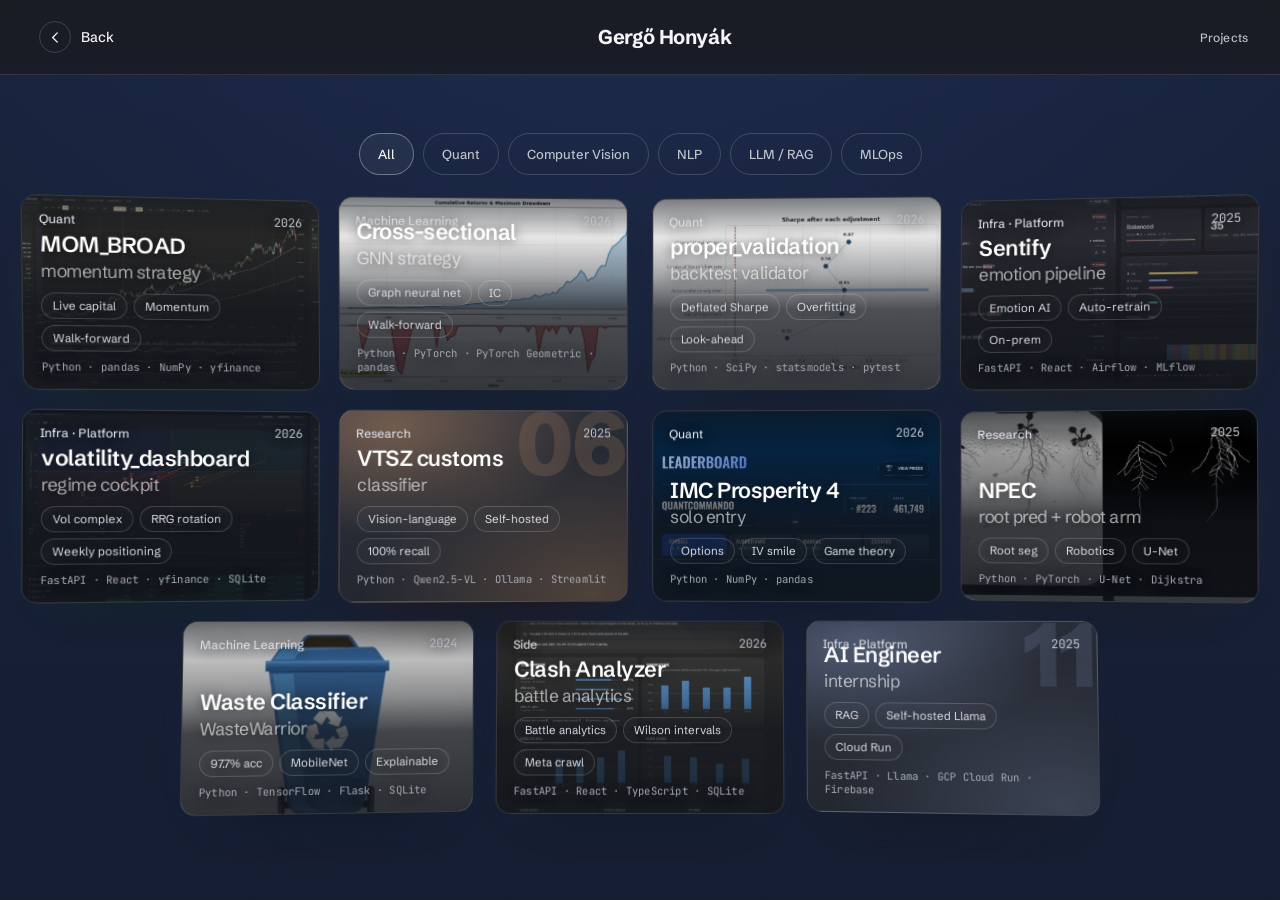
<file: archive/index.html>
<!DOCTYPE html>
<html lang="en" class="lift">
<head>
<meta charset="UTF-8" />
<title>Projects · Gergő Honyák</title>
<meta name="viewport" content="width=device-width, initial-scale=1" />
<meta name="description" content="Every project Gergő Honyák has built: quantitative research, computer vision, NLP, LLM/RAG systems and MLOps. Twelve in total, filterable by topic." />
<meta name="theme-color" content="#1a1d24" />
<link rel="icon" href="/assets/favicon.svg" type="image/svg+xml" />
<meta name="view-transition" content="same-origin" />

<link rel="preconnect" href="https://fonts.googleapis.com" />
<link rel="preconnect" href="https://fonts.gstatic.com" crossorigin />
<link href="https://fonts.googleapis.com/css2?family=Schibsted+Grotesk:wght@400..900&family=JetBrains+Mono:wght@400;500&display=swap" rel="stylesheet" />

<link rel="stylesheet" href="/assets/css/site.css" />
<link rel="stylesheet" href="/assets/css/theme-dark.css?v=3" />

<script src="https://cdn.jsdelivr.net/npm/gsap@3.12.5/dist/gsap.min.js"></script>

<style>
  /* ══ ARCHIVE, single-screen fanned gallery ══ */
  .arch{ min-height:calc(100vh - 62px); margin-top:62px; display:flex; align-items:center; justify-content:center;
    perspective:1700px; padding:18px 20px 34px; }
  .arch-inner{ display:flex; flex-direction:column; align-items:center; gap:clamp(16px,2.6vh,30px); transform-style:preserve-3d; }

  /* topic filter row */
  .arch-filters{ display:flex; flex-wrap:wrap; gap:9px; justify-content:center; max-width:820px; }
  .fbtn{ font-family:var(--sans); font-size:13px; font-weight:500; color:var(--ink-mute);
    padding:12px 18px; border:1px solid var(--rule); border-radius:100px; background:transparent; cursor:pointer;
    transition:color .3s ease, border-color .3s ease, background .3s ease; }
  .fbtn:hover{ color:var(--ink-2); border-color:rgba(255,255,255,.24); }
  .fbtn.active{ color:var(--ink); border-color:rgba(255,255,255,.34); background:rgba(255,255,255,.05); }

  .arch-rows{ display:flex; flex-direction:column; gap:clamp(16px,2.2vh,30px); transform-style:preserve-3d; }
  .arch-row{ display:flex; gap:clamp(18px,1.8vw,34px); justify-content:center; transform-style:preserve-3d; }

  .gcard{ position:relative; display:block; width:clamp(240px,22.5vw,348px); aspect-ratio:3/2;
    border-radius:15px; overflow:hidden; border:1px solid rgba(255,255,255,.10); text-decoration:none; color:#fff;
    transform-style:preserve-3d; opacity:0;   /* no will-change, see theme-dark.css .fcard */
    box-shadow:0 26px 60px -34px rgba(0,0,0,.9), 0 18px 56px -32px color-mix(in srgb, var(--a) 34%, transparent);
    /* filter waits a beat before lifting, so crossing the gap from one card to
       the next doesn't flash the whole grid back to full brightness */
    transition:transform .55s cubic-bezier(.2,.7,.2,1), box-shadow .4s ease, border-color .4s ease, opacity .5s ease, filter .45s ease .14s;
    background:
      radial-gradient(120% 100% at 18% 8%,  color-mix(in srgb, var(--a) 48%, transparent), transparent 58%),
      radial-gradient(130% 120% at 88% 96%, color-mix(in srgb, var(--a) 30%, transparent), transparent 62%),
      linear-gradient(160deg,#2c313d,#1f2229); }

  .gcard .g-ghost{ position:absolute; top:-.14em; right:.03em; font-weight:800; letter-spacing:-.04em;
    font-size:clamp(68px,7vw,110px); line-height:1; color:color-mix(in srgb, var(--a) 42%, transparent); opacity:.5; pointer-events:none; }
  .gcard .g-shine{ position:absolute; inset:0; opacity:0; transition:opacity .35s ease; pointer-events:none;
    background:radial-gradient(circle at var(--mx,50%) var(--my,50%), rgba(255,255,255,.16), transparent 42%); }
  .gcard:hover .g-shine{ opacity:1; }

  .gcard .g-top{ position:absolute; top:14px; left:16px; right:16px; display:flex; justify-content:space-between; align-items:center;
    font-family:var(--sans); font-size:12px; font-weight:500; color:var(--ink-2); }
  .gcard .g-year{ font-family:var(--mono); font-weight:400; color:var(--ink-mute); }

  .gcard .g-body{ position:absolute; left:17px; right:17px; bottom:15px; }
  .gcard .g-title{ font-weight:600; font-size:clamp(19px,1.7vw,25px); line-height:1.14; letter-spacing:-.022em; color:#fff; }
  .gcard .g-title em{ display:block; font-weight:400; font-size:.8em; color:rgba(255,255,255,.62); margin-top:3px; }
  .gcard .g-keys{ display:flex; flex-wrap:wrap; gap:6px; margin-top:11px; }
  .gcard .g-keys span{ font-family:var(--sans); font-size:11.5px; color:var(--ink-2);
    border:1px solid var(--rule); border-radius:100px; padding:5px 10px; background:rgba(255,255,255,.02); transition:color .3s ease, border-color .3s ease; }
  .gcard:hover .g-keys span{ border-color:color-mix(in srgb, var(--a) 45%, transparent); color:var(--ink); }
  .gcard .g-tech{ margin-top:8px; font-family:var(--mono); font-size:10.5px; letter-spacing:.02em; color:var(--ink-faint); transition:color .3s ease; }
  .gcard:hover .g-tech{ color:var(--ink-mute); }
  /* image cards: a picture of the work, shaded only where the type sits so
     the title and chips keep their contrast, full colour on hover */
  .gcard.has-cover{ background:#1f2229; }
  .gcard.has-cover .g-top, .gcard.has-cover .g-body{ text-shadow:0 1px 12px rgba(0,0,0,.6); }
  .gcard .g-cover{ position:absolute; inset:0; width:100%; height:100%; object-fit:cover; object-position:50% 20%;
    filter:saturate(.9) brightness(.9); transition:filter .5s ease; }
  .gcard .g-shade{ position:absolute; inset:0; pointer-events:none;
    background:linear-gradient(180deg, rgba(18,21,27,.5) 0%, rgba(18,21,27,0) 20%, rgba(18,21,27,.3) 40%, rgba(18,21,27,.72) 58%, rgba(18,21,27,.84) 100%); }
  .gcard .g-top, .gcard .g-body{ z-index:2; }
  .gcard:hover .g-cover, .gcard.lit .g-cover{ filter:none; }
  /* the pointer glint is for the colour cards; on a white chart it washed the
     whole top of the card out */
  .gcard.has-cover .g-shine{ display:none; }

  .gcard:hover{ border-color:color-mix(in srgb, var(--a) 60%, rgba(255,255,255,.1));
    box-shadow:0 44px 96px -34px rgba(0,0,0,.95), 0 0 0 1px color-mix(in srgb, var(--a) 46%, transparent), 0 26px 74px -30px var(--a); }

  .gcard.in{ opacity:1; }
  /* Recede the rest while a card is hovered, only when no topic is active.
     Keyed on a card being hovered, not the row: hovering the row fired in the
     gaps between cards too, which dimmed every card with none picked. And a
     brightness step rather than opacity, which turned the cards see-through
     and muddy against the page. */
  .arch-rows:not(.filtered):has(.gcard:hover) .gcard.in:not(:hover){ filter:brightness(.62) saturate(.8); transition-delay:0s; }

  /* topic highlight: matching cards glow in their own colour, the rest recede */
  .arch-rows .gcard.lit{ border-color:color-mix(in srgb, var(--a) 68%, transparent);
    box-shadow:0 0 0 1px color-mix(in srgb, var(--a) 52%, transparent), 0 24px 64px -26px var(--a), 0 30px 70px -42px rgba(0,0,0,.92); }
  .arch-rows .gcard.dim{ opacity:.24; filter:grayscale(.5) brightness(.72); }

  /* Between the phone list and a full desktop the 4·3·4 fan no longer fits:
     four cards at their 240px floor plus gaps need ~1040px, and below that the
     rows ran off both edges (html sets overflow-x:clip, so they were silently
     cut rather than scrollable). Narrower cards are not the answer, under
     ~240px the 3:2 box is too short for the title and its chips, and they
     collide. So the fan becomes an even three-column grid and the page
     scrolls, which is also what a phone held sideways lands in. */
  @media (min-width:821px) and (max-width:1040px){
    .arch{ min-height:0; align-items:flex-start; padding:18px 22px 56px; }
    .arch-inner{ width:100%; }
    .arch-rows{ display:grid; grid-template-columns:repeat(3,1fr); gap:clamp(14px,1.8vw,26px); width:100%; }
    .arch-row{ display:contents; }
    .gcard{ width:100%; }
  }

  @media (max-width:820px){
    .gcard .g-top{ position:relative; top:auto; left:auto; right:auto; }
    .gcard .g-body{ position:relative; left:auto; right:auto; bottom:auto; margin-top:auto; }
    .arch{ min-height:0; margin-top:70px; padding:16px 16px 64px; perspective:none; }
    .arch-inner{ width:100%; }
    .arch-rows{ gap:16px; width:100%; align-items:center; }
    .arch-row{ display:contents; }
    /* Full width, and height comes from the content rather than a 3:2 box.
       A fanned 3:2 card is the desktop composition; stacked full-bleed on a
       phone the same ratio leaves a dead band across the middle, because the
       meta pins to the top edge and the title to the bottom one. */
    .gcard{ width:100%; max-width:440px; aspect-ratio:auto; min-height:178px;
      display:flex; flex-direction:column; padding:14px 17px 15px;
      transform:none !important;
      opacity:0; translate:0 28px;
      transition:opacity .6s ease, translate .6s cubic-bezier(.2,.8,.2,1);
      border-color:color-mix(in srgb, var(--a) 32%, rgba(255,255,255,.10));
      background:
        radial-gradient(130% 110% at 20% 6%, color-mix(in srgb, var(--a) 58%, transparent), transparent 60%),
        radial-gradient(150% 130% at 85% 98%, color-mix(in srgb, var(--a) 40%, transparent), transparent 64%),
        linear-gradient(160deg,#2c313d,#1f2229);
      box-shadow:0 22px 48px -30px var(--a), 0 26px 60px -36px rgba(0,0,0,.9); }
    .gcard.in{ opacity:1; translate:0 0; }
    /* tap a topic filter → matching cards sort to the top of the list */
    .arch-rows.filtered .gcard.lit{ order:1; }
    .arch-rows.filtered .gcard.dim{ order:2; opacity:.5; filter:none; }
  }

  /* small tablet / big phone landscape: two up rather than one 440px column
     stranded in the middle of the screen */
  @media (min-width:641px) and (max-width:820px){
    .arch-rows{ display:grid; grid-template-columns:repeat(2,1fr); width:100%; }
    .arch-row{ display:contents; }
    .gcard{ max-width:none; }
  }
</style>
</head>
<body>

<nav class="nav">
  <a href="/" class="nav-back" data-back>
    <span class="nb-icon" aria-hidden="true"><svg viewBox="0 0 24 24" fill="none"><path d="M14.5 5.5L8 12l6.5 6.5" stroke="currentColor" stroke-width="1.8" stroke-linecap="round" stroke-linejoin="round"/></svg></span>
    <span class="nb-label">Back</span>
  </a>
  <span class="brand">Gergő Honyák</span>
  <span class="eyebrow">Projects</span>
</nav>

<main class="arch">
  <div class="arch-inner">
    <div class="arch-filters" id="filters"><!-- injected --></div>
    <div class="arch-rows" id="rows"><!-- injected --></div>
  </div>
</main>

<script src="/assets/js/nav-back.js" defer></script>
<script src="/assets/js/projects-data.js?v=3"></script>
<script>
/* The colour each card glows in when a topic lights it up or it is hovered.
   For cards with a cover it is the dominant hue of that image, evened out to
   one brightness and a capped saturation so no card shouts; NPEC's image is
   black and white, so it gets a neutral steel. The two cards without an image
   keep their colour field's own hue. Re-derive these when a cover changes. */
const ACCENT = {
  'swinglab': '#7fdb9d', 'gnn': '#7fb6db', 'proper-validation': '#7fb0db', 'sentify': '#dbc56f',
  'volatility-dashboard': '#53dbcf', 'prosperity': '#538adb', 'npec': '#9aa9c2', 'waste-classifier': '#5392db',
  'clash': '#5e9cdb',
  'vtsz': '#bd8b63', 'internship': '#7b8bb0',
};

/* a few enticing keywords per card */
const KEYS = {
  'swinglab': ['Live capital', 'Momentum', 'Walk-forward'],
  'gnn': ['Graph neural net', 'IC', 'Walk-forward'],
  'sentify': ['Emotion AI', 'Auto-retrain', 'On-prem'],
  'volatility-dashboard': ['Vol complex', 'RRG rotation', 'Weekly positioning'],
  'vtsz': ['Vision-language', 'Self-hosted', '100% recall'],
  'prosperity': ['Options', 'IV smile', 'Game theory'],
  'waste-classifier': ['97.7% acc', 'MobileNet', 'Explainable'],
  'npec': ['Root seg', 'Robotics', 'U-Net'],
  'clash': ['Battle analytics', 'Wilson intervals', 'Meta crawl'],
  'proper-validation': ['Deflated Sharpe', 'Overfitting', 'Look-ahead'],
  'internship': ['RAG', 'Self-hosted Llama', 'Cloud Run'],
};

/* which topics each project belongs to */
const TOPICS = {
  'swinglab': ['quant', 'mlops'],
  'gnn': ['quant'],
  'sentify': ['nlp', 'mlops'],
  'volatility-dashboard': ['quant', 'mlops'],
  'vtsz': ['cv', 'llm'],
  'prosperity': ['quant'],
  'waste-classifier': ['cv'],
  'npec': ['cv'],
  'clash': [],   // a side project, it sits under All only
  'proper-validation': ['quant'],
  'internship': ['llm', 'mlops'],
};

const FILTERS = [
  { key: 'all',   label: 'All' },
  { key: 'quant', label: 'Quant' },
  { key: 'cv',    label: 'Computer Vision' },
  { key: 'nlp',   label: 'NLP' },
  { key: 'llm',   label: 'LLM / RAG' },
  { key: 'mlops', label: 'MLOps' },
];

/* ---- filter buttons ---- */
const filterBar = document.getElementById('filters');
FILTERS.forEach((f) => {
  const b = document.createElement('button');
  b.className = 'fbtn' + (f.key === 'all' ? ' active' : '');
  b.dataset.key = f.key;
  b.textContent = f.label;
  filterBar.appendChild(b);
});

/* ---- lay the 12 out as 4 · 4 · 4 ---- */
const ROWS = [4, 4, 4];
const stage = document.getElementById('rows');
let idx = 0;
ROWS.forEach((count) => {
  const row = document.createElement('div');
  row.className = 'arch-row';
  for (let k = 0; k < count && idx < PROJECTS.length; k++, idx++) {
    const p = PROJECTS[idx];
    const a = document.createElement('a');
    a.className = 'gcard';
    a.href = `/project/?id=${p.id}`;
    a.dataset.id = p.id;
    a.style.setProperty('--a', ACCENT[p.id] || '#6d92bd');
    a.style.viewTransitionName = `ghost-${p.id}`;
    const keys = (KEYS[p.id] || p.tags.slice(0, 3)).map(w => `<span>${w}</span>`).join('');
    if (p.cover) a.classList.add('has-cover');
    a.innerHTML = `
      ${p.cover
        ? `<img class="g-cover" src="${p.cover}" alt="" decoding="async" /><span class="g-shade" aria-hidden="true"></span>`
        : `<span class="g-ghost">${p.n}</span>`}
      <span class="g-shine"></span>
      <div class="g-top"><span class="g-cat">${CAT_LABEL[p.cat]}</span><span class="g-year">${p.year}</span></div>
      <div class="g-body">
        <div class="g-title" style="view-transition-name: title-${p.id};">${p.title} <em>${p.em}</em></div>
        <div class="g-keys">${keys}</div>
        <div class="g-tech">${p.tags.slice(0, 4).join(' · ')}</div>
      </div>`;
    row.appendChild(a);
  }
  stage.appendChild(row);
});

const cards = Array.from(stage.querySelectorAll('.gcard'));
const reduce = matchMedia('(prefers-reduced-motion: reduce)').matches;

/* tuning */
const LEAN = 15, TILT = 6, HLEAN = 24, HTILT = 18, LIFT = 60;

/* base pose: every card leans toward the middle of the screen */
function layout() {
  if (reduce) return;
  const cx = innerWidth / 2, cy = innerHeight / 2;
  cards.forEach((c) => {
    const r = c.getBoundingClientRect();
    const dx = Math.max(-1, Math.min(1, ((r.left + r.width / 2) - cx) / (innerWidth / 2)));
    const dy = Math.max(-1, Math.min(1, ((r.top + r.height / 2) - cy) / (innerHeight / 2)));
    const brY = -dx * LEAN, brX = dy * TILT;
    c.dataset.brx = brX; c.dataset.bry = brY;
    if (!c._hover) c.style.transform = `rotateX(${brX}deg) rotateY(${brY}deg)`;
  });
}

/* cursor-reactive tilt */
if (!reduce) {
  cards.forEach((c) => {
    c.addEventListener('mouseenter', () => {
      c._hover = true;
      c.style.transition = 'box-shadow .4s ease, border-color .4s ease, opacity .4s ease, filter .4s ease';
    });
    c.addEventListener('mousemove', (e) => {
      const r = c.getBoundingClientRect();
      const px = (e.clientX - r.left) / r.width - 0.5;
      const py = (e.clientY - r.top) / r.height - 0.5;
      const brX = +c.dataset.brx || 0, brY = +c.dataset.bry || 0;
      c.style.transform =
        `translateZ(${LIFT}px) rotateX(${(brX - py * HTILT).toFixed(2)}deg) rotateY(${(brY + px * HLEAN).toFixed(2)}deg) scale(1.05)`;
      c.style.setProperty('--mx', ((px + 0.5) * 100).toFixed(1) + '%');
      c.style.setProperty('--my', ((py + 0.5) * 100).toFixed(1) + '%');
    });
    c.addEventListener('mouseleave', () => {
      c._hover = false;
      c.style.transition = '';
      const brX = +c.dataset.brx || 0, brY = +c.dataset.bry || 0;
      c.style.transform = `rotateX(${brX}deg) rotateY(${brY}deg)`;
    });
  });
}

/* ---- topic highlight ---- */
function applyFilter(key) {
  stage.classList.toggle('filtered', key !== 'all');
  cards.forEach((c) => {
    const topics = TOPICS[c.dataset.id] || [];
    c.classList.remove('lit', 'dim');
    if (key !== 'all') c.classList.add(topics.includes(key) ? 'lit' : 'dim');
  });
}
filterBar.addEventListener('click', (e) => {
  const b = e.target.closest('.fbtn');
  if (!b) return;
  let key = b.dataset.key;
  // click an active topic again → back to All
  if (b.classList.contains('active') && key !== 'all') key = 'all';
  filterBar.querySelectorAll('.fbtn').forEach(x => x.classList.toggle('active', x.dataset.key === key));
  applyFilter(key);
  if (matchMedia('(max-width:820px)').matches) window.scrollTo({ top: 0, behavior: 'smooth' });
});

/* entrance: fan settles in (desktop); cards reveal on scroll (phone) */
layout();
if (matchMedia('(max-width:820px)').matches && 'IntersectionObserver' in window) {
  const io = new IntersectionObserver((entries) => {
    entries.forEach(e => { if (e.isIntersecting) { e.target.classList.add('in'); io.unobserve(e.target); } });
  }, { threshold: 0.1, rootMargin: '0px 0px -6% 0px' });
  cards.forEach(c => io.observe(c));
} else {
  const mid = (cards.length - 1) / 2;
  cards.forEach((c, i) => { setTimeout(() => { c.classList.add('in'); }, 140 + Math.abs(i - mid) * 55); });
}
addEventListener('resize', layout);
window.addEventListener('load', layout);

if (window.gsap) gsap.from('.nav > *', { y: -20, opacity: 0, duration: 1, ease: 'expo.out', stagger: 0.08 });
</script>
</body>
</html>
</file>
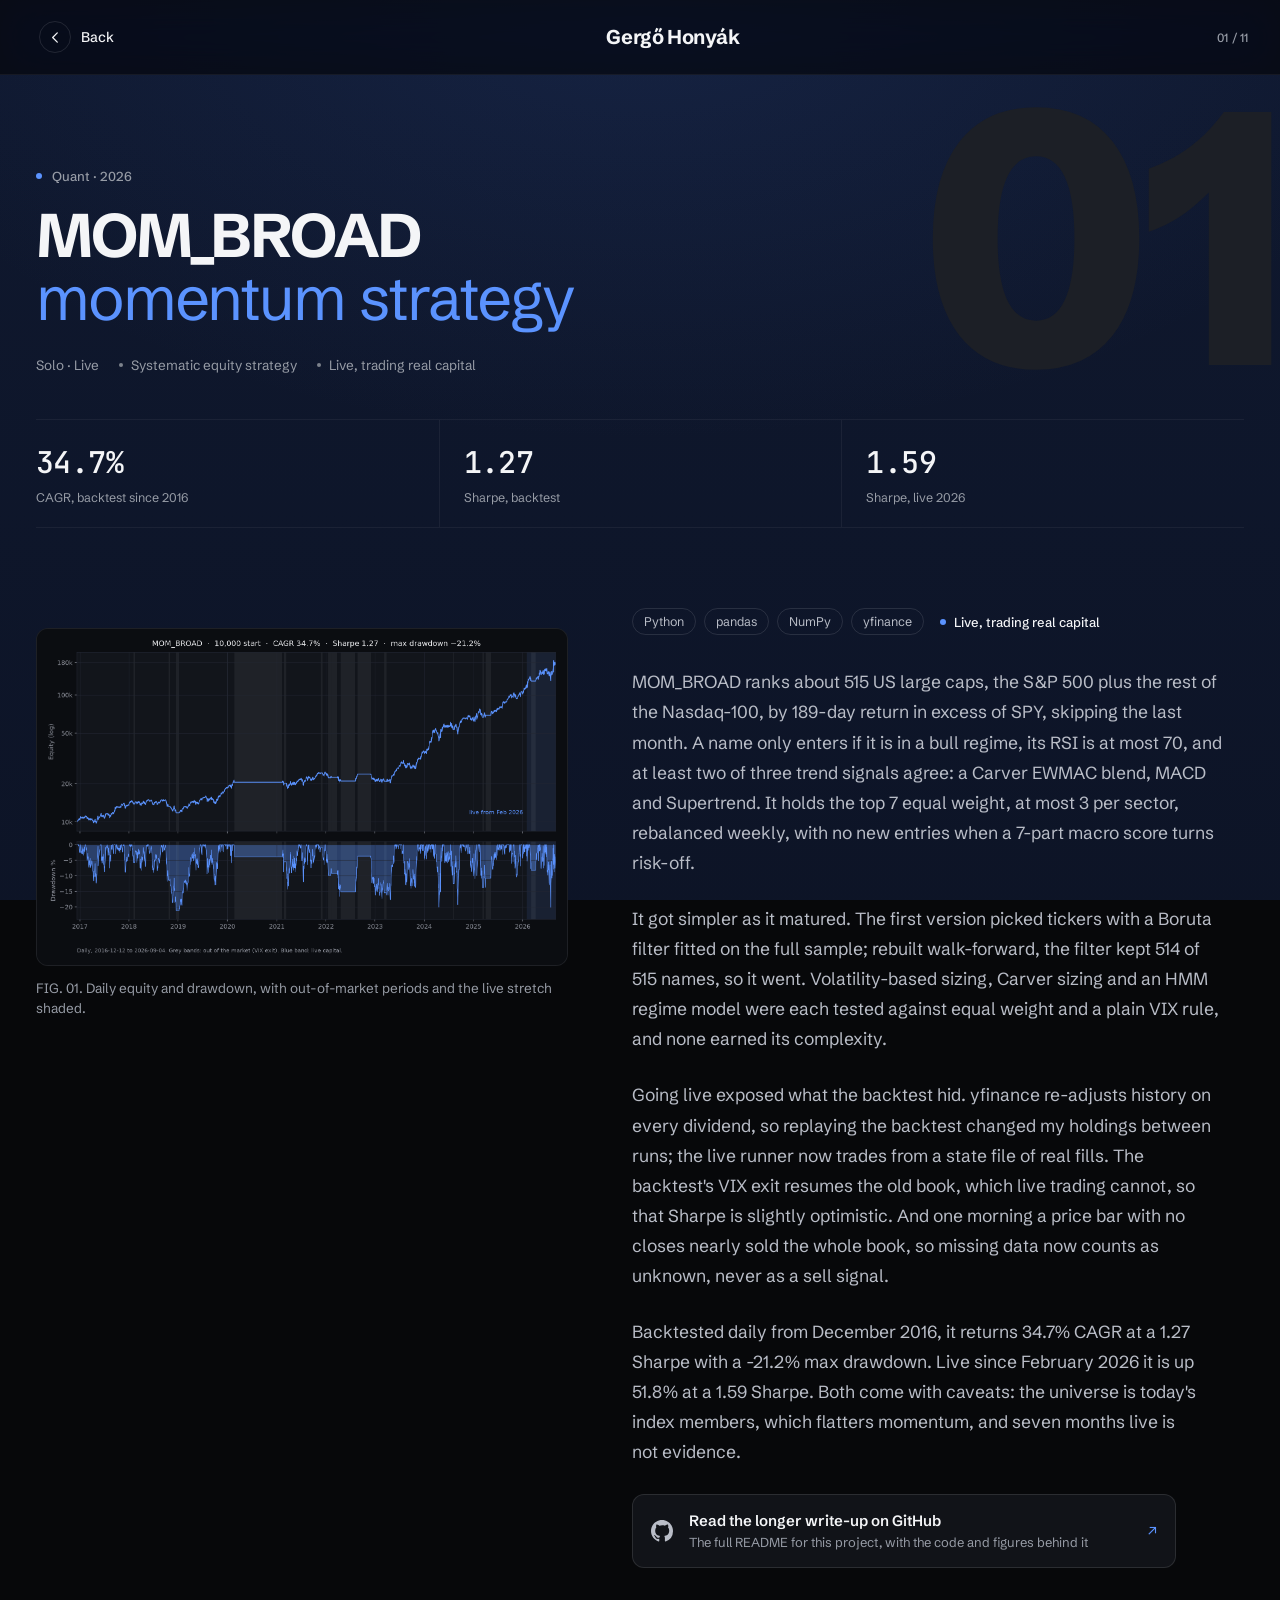
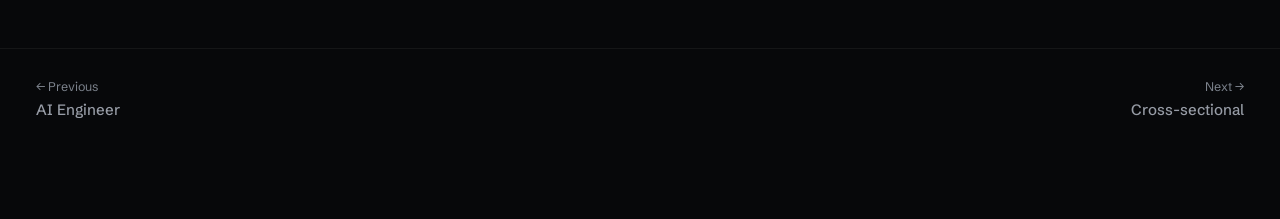
<file: project/index.html>
<!DOCTYPE html>
<html lang="en">
<head>
<meta charset="UTF-8" />
<title>Project · Gergő Honyák</title>
<meta name="viewport" content="width=device-width, initial-scale=1" />
<meta name="description" content="Project write-up from Gergő Honyák's portfolio: what it does, how it was built, and what the numbers say." />
<meta name="theme-color" content="#07080a" />
<link rel="icon" href="/assets/favicon.svg" type="image/svg+xml" />
<meta name="view-transition" content="same-origin" />

<link rel="preconnect" href="https://fonts.googleapis.com" />
<link rel="preconnect" href="https://fonts.gstatic.com" crossorigin />
<link href="https://fonts.googleapis.com/css2?family=Schibsted+Grotesk:wght@400..900&family=JetBrains+Mono:wght@400;500&display=swap" rel="stylesheet" />

<link rel="stylesheet" href="/assets/css/site.css" />
<link rel="stylesheet" href="/assets/css/theme-dark.css" />
</head>
<body>

<nav class="nav">
  <a href="/archive/" class="nav-back" data-back>
    <span class="nb-icon" aria-hidden="true"><svg viewBox="0 0 24 24" fill="none"><path d="M14.5 5.5L8 12l6.5 6.5" stroke="currentColor" stroke-width="1.8" stroke-linecap="round" stroke-linejoin="round"/></svg></span>
    <span class="nb-label">Back</span>
  </a>
  <span class="brand">Gergő Honyák</span>
  <span class="eyebrow" id="navEyebrow"></span>
</nav>

<div id="app"><!-- injected --></div>

<script src="/assets/js/nav-back.js" defer></script>
<script src="/assets/js/projects-data.js"></script>
<script>
/* ─── Sentify architecture diagram, native SVG matching the dark tokens ── */
function sentifyDiagram() {
  return `
  <svg viewBox="0 0 900 460" xmlns="http://www.w3.org/2000/svg" style="width:100%;height:auto;font-family:'JetBrains Mono',monospace;">
    <style>
      .box { fill: #16181c; stroke: rgba(255,255,255,0.30); stroke-width: 1.2; }
      .box-accent { fill: #5b93ff; stroke: #5b93ff; }
      .box-data { fill: #10203a; stroke: #5b93ff; stroke-width: 1; }
      .lbl { font-size: 12px; fill: #e6e7ea; }
      .lbl-sub { font-size: 9.5px; fill: #8a8d97; }
      .lbl-accent { font-size: 12px; fill: #0b0c0e; }
      .edge { stroke: rgba(255,255,255,0.28); stroke-width: 1; fill: none; }
      .edge-txt { font-size: 8.5px; fill: #8a8d97; }
    </style>

    <!-- Docker Compose boundary -->
    <rect x="40" y="30" width="520" height="330" rx="8" fill="none" stroke="rgba(255,255,255,0.14)" stroke-width="1.5" stroke-dasharray="4 4"/>
    <text x="56" y="52" class="lbl-sub">DOCKER COMPOSE · PORTAINER HOST</text>

    <rect x="60" y="70" width="130" height="56" rx="6" class="box"/>
    <text x="125" y="94" text-anchor="middle" class="lbl">frontend</text>
    <text x="125" y="110" text-anchor="middle" class="lbl-sub">React/Vite</text>

    <rect x="220" y="70" width="150" height="56" rx="6" class="box"/>
    <text x="295" y="94" text-anchor="middle" class="lbl">backend</text>
    <text x="295" y="110" text-anchor="middle" class="lbl-sub">FastAPI · /predict /feedback</text>

    <rect x="400" y="70" width="140" height="56" rx="6" class="box"/>
    <text x="470" y="94" text-anchor="middle" class="lbl">dashboard</text>
    <text x="470" y="110" text-anchor="middle" class="lbl-sub">Streamlit</text>

    <rect x="220" y="170" width="150" height="56" rx="6" class="box-accent"/>
    <text x="295" y="194" text-anchor="middle" class="lbl-accent">mlflow</text>
    <text x="295" y="210" text-anchor="middle" class="lbl-sub" fill="rgba(11,12,14,0.75)">tracking + registry</text>

    <rect x="60" y="270" width="140" height="56" rx="6" class="box-data"/>
    <text x="130" y="294" text-anchor="middle" class="lbl">postgres</text>
    <text x="130" y="310" text-anchor="middle" class="lbl-sub">analyses / feedback</text>

    <rect x="400" y="270" width="140" height="56" rx="6" class="box-data"/>
    <text x="470" y="294" text-anchor="middle" class="lbl">minio</text>
    <text x="470" y="310" text-anchor="middle" class="lbl-sub">mlflow artifacts</text>

    <!-- Airflow, outside compose -->
    <rect x="640" y="70" width="220" height="70" rx="6" class="box" stroke-dasharray="0"/>
    <text x="750" y="98" text-anchor="middle" class="lbl">Airflow</text>
    <text x="750" y="114" text-anchor="middle" class="lbl-sub">school server</text>
    <text x="750" y="128" text-anchor="middle" class="lbl-sub">emotion_retraining_pipeline</text>

    <!-- GHCR -->
    <rect x="640" y="270" width="220" height="56" rx="6" class="box"/>
    <text x="750" y="294" text-anchor="middle" class="lbl">GHCR images</text>
    <text x="750" y="310" text-anchor="middle" class="lbl-sub">backend / frontend / dashboard</text>

    <!-- edges -->
    <path class="edge" d="M190,98 H220"/>
    <path class="edge" d="M295,126 V170"/>
    <path class="edge" d="M370,98 H400"/>
    <path class="edge" d="M470,126 V270"/>
    <path class="edge" d="M295,226 Q295,250 190,270"/>
    <text x="200" y="255" class="edge-txt">loads champion</text>
    <path class="edge" d="M295,126 Q220,150 130,270" />
    <text x="150" y="200" class="edge-txt">writes predictions</text>

    <path class="edge" d="M640,105 Q560,105 400,98" />
    <text x="500" y="70" class="edge-txt" text-anchor="middle">check_data → prep → finetune → evaluate → register</text>

    <path class="edge" d="M750,140 V270" />
    <text x="758" y="200" class="edge-txt">registers candidate</text>

    <path class="edge" d="M750,270 Q750,180 860,140" stroke-dasharray="3 3"/>
    <text x="800" y="360" class="edge-txt">CI builds &amp; pushes; host re-pulls</text>
    <path class="edge" d="M640,298 H540" stroke-dasharray="3 3"/>
  </svg>`;
}

const params = new URLSearchParams(window.location.search);
const id = params.get('id') || PROJECTS[0].id;
const idx = PROJECTS.findIndex(p => p.id === id);
const p = PROJECTS[idx] || PROJECTS[0];
const realExhibits = (p.exhibits || []).filter(e => !e.placeholder);
const prev = PROJECTS[(idx - 1 + PROJECTS.length) % PROJECTS.length];
const next = PROJECTS[(idx + 1) % PROJECTS.length];

document.title = `${p.title} ${p.em} · Gergő Honyák`;
document.getElementById('navEyebrow').textContent = `${idx + 1 < 10 ? '0' : ''}${idx + 1} / ${PROJECTS.length}`;

function exhibitMarkup(e) {
  if (e.diagram === 'sentify-arch') {
    return `<div class="exhibit-frame diagram">${sentifyDiagram()}</div><div class="exhibit-cap">${e.caption}</div>`;
  }
  if (e.placeholder) {
    return `<div class="exhibit-frame placeholder"><span>Awaiting exhibit, image to be added</span></div><div class="exhibit-cap">${e.caption}</div>`;
  }
  const _src = e.src ? '/' + e.src : `/assets/images/${p.id}/${e.img}`;
  return `<div class="exhibit-frame"><img src="${_src}" alt="${e.caption}" loading="lazy" /></div><div class="exhibit-cap">${e.caption}</div>`;
}

document.getElementById('app').innerHTML = `
  <div class="d-hero">
    <span class="d-ghost" style="view-transition-name: ghost-${p.id};">${p.n}</span>
    <div class="d-eyebrow"><span class="dot"></span>${CAT_LABEL[p.cat]} · ${p.year}</div>
    <h1 class="d-title" style="view-transition-name: title-${p.id};">${p.title} <em>${p.em}</em></h1>
    <div class="d-meta-row">
      <span>${p.role}</span><span>${p.type}</span><span>${p.status}</span>
    </div>
    <div class="d-stats">
      ${p.stats.map(s => `<div class="d-stat"><div class="num">${s.num}</div><div class="label">${s.label}</div></div>`).join('')}
    </div>
  </div>
  <div class="d-body${realExhibits.length ? '' : ' d-body-solo'}">
    ${realExhibits.length ? `<div class="d-visual">
      <div class="d-exhibits">
        ${realExhibits.map(e => `<div class="exhibit">${exhibitMarkup(e)}</div>`).join('')}
      </div>
    </div>` : ''}
    <div>
      <div class="d-tags-row">
        ${p.tags.map(t => `<span class="stack-tag">${t}</span>`).join('')}
        <span class="status-badge">${p.status}</span>
      </div>
      <div class="d-copy">${p.copy.map(t => `<p>${t}</p>`).join('')}</div>
      ${p.repo ? `<a class="d-repo" href="${p.repo}" target="_blank" rel="noopener">
        <span class="d-repo-mark" aria-hidden="true">
          <svg viewBox="0 0 16 16" fill="currentColor"><path d="M8 0C3.58 0 0 3.58 0 8c0 3.54 2.29 6.53 5.47 7.59.4.07.55-.17.55-.38 0-.19-.01-.82-.01-1.49-2.01.37-2.53-.49-2.69-.94-.09-.23-.48-.94-.82-1.13-.28-.15-.68-.52.01-.53.65-.01 1.11.6 1.27.85.74 1.24 1.92.89 2.39.68.07-.53.28-.89.51-1.09-1.78-.2-3.64-.89-3.64-3.95 0-.87.31-1.59.82-2.15-.07-.2-.36-1.02.08-2.12 0 0 .67-.21 2.2.82a7.4 7.4 0 0 1 2-.27c.68 0 1.36.09 2 .27 1.53-1.04 2.2-.82 2.2-.82.44 1.1.15 1.92.08 2.12.51.56.82 1.27.82 2.15 0 3.07-1.87 3.75-3.65 3.95.29.25.54.73.54 1.48 0 1.07-.01 1.93-.01 2.2 0 .21.15.46.55.38A7.99 7.99 0 0 0 16 8c0-4.42-3.58-8-8-8Z"/></svg>
        </span>
        <span class="d-repo-txt">
          <b>Read the longer write-up on GitHub</b>
          <small>The full README for this project, with the code and figures behind it</small>
        </span>
        <span class="d-repo-arr" aria-hidden="true">↗</span>
      </a>` : ''}
    </div>
  </div>
  <div class="d-nav">
    <a href="/project/?id=${prev.id}"><small>← Previous</small>${prev.title}</a>
    <a href="/project/?id=${next.id}" class="next"><small>Next →</small>${next.title}</a>
  </div>
`;
</script>

</body>
</html>
</file>
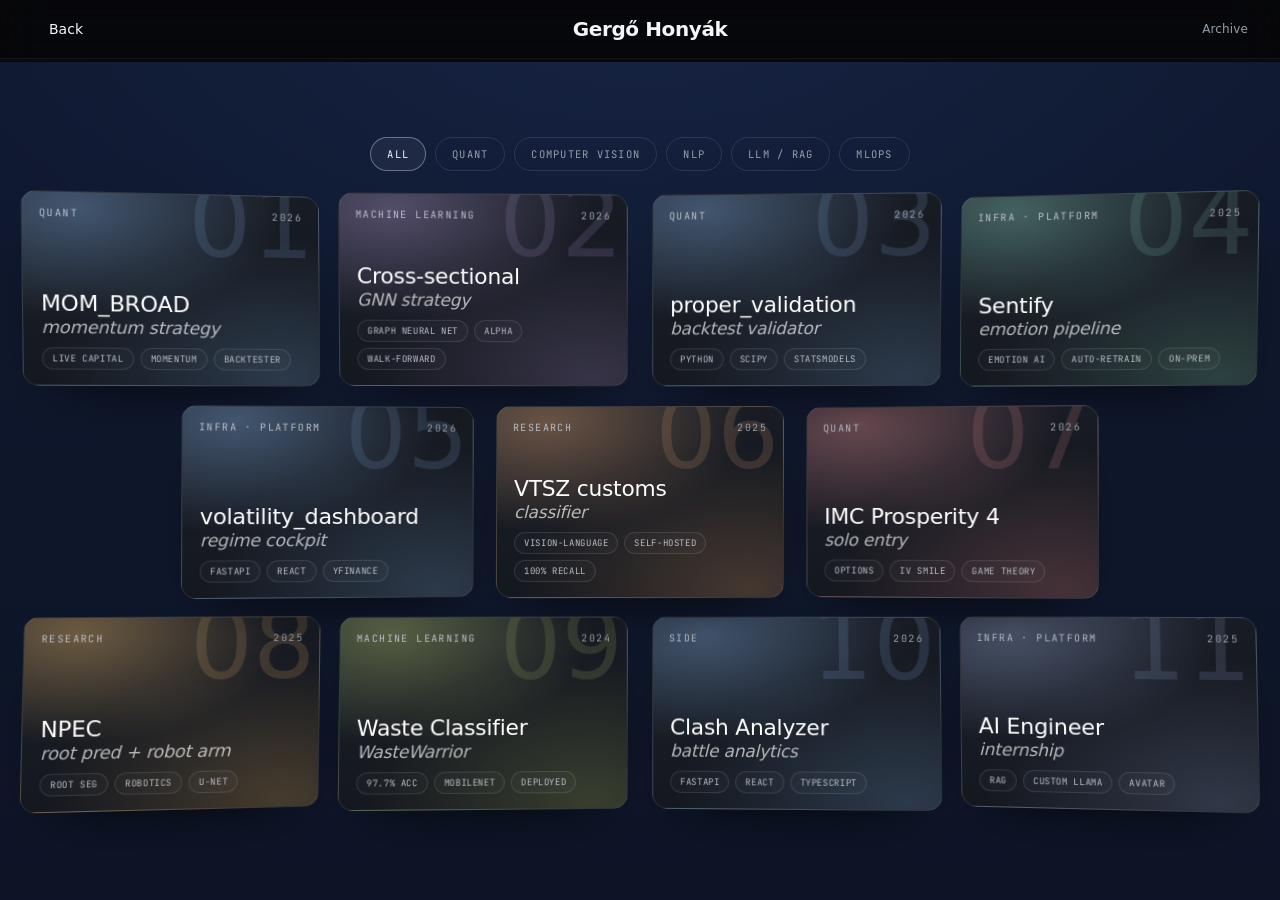
<file: archive.html>
<!DOCTYPE html>
<html lang="en">
<head>
<meta charset="UTF-8" />
<title>Archive · Gergő Honyák</title>
<meta name="viewport" content="width=device-width, initial-scale=1" />
<meta name="view-transition" content="same-origin" />

<link rel="preconnect" href="https://fonts.googleapis.com" />
<link rel="preconnect" href="https://fonts.gstatic.com" crossorigin />
<link href="https://fonts.googleapis.com/css2?family=Inter:ital,opsz,wght@0,14..32,300;0,14..32,400;0,14..32,500;0,14..32,600;0,14..32,700;1,14..32,400;1,14..32,500;1,14..32,600&family=JetBrains+Mono:wght@400;500&display=swap" rel="stylesheet" />

<link rel="stylesheet" href="assets/css/site.css" />
<link rel="stylesheet" href="assets/css/theme-dark.css" />

<script src="https://cdn.jsdelivr.net/npm/gsap@3.12.5/dist/gsap.min.js"></script>

<style>
  /* ══ ARCHIVE — single-screen fanned gallery ══ */
  .arch{ min-height:calc(100vh - 62px); margin-top:62px; display:flex; align-items:center; justify-content:center;
    perspective:1700px; padding:18px 20px 34px; }
  .arch-inner{ display:flex; flex-direction:column; align-items:center; gap:clamp(16px,2.6vh,30px); transform-style:preserve-3d; }

  /* topic filter row */
  .arch-filters{ display:flex; flex-wrap:wrap; gap:9px; justify-content:center; max-width:820px; }
  .fbtn{ font-family:var(--mono); font-size:10.5px; letter-spacing:.12em; text-transform:uppercase; color:var(--ink-mute);
    padding:9px 16px; border:1px solid var(--rule); border-radius:100px; background:transparent; cursor:pointer;
    transition:color .3s ease, border-color .3s ease, background .3s ease; }
  .fbtn:hover{ color:var(--ink-2); border-color:rgba(255,255,255,.24); }
  .fbtn.active{ color:var(--ink); border-color:rgba(255,255,255,.34); background:rgba(255,255,255,.05); }

  .arch-rows{ display:flex; flex-direction:column; gap:clamp(16px,2.2vh,30px); transform-style:preserve-3d; }
  .arch-row{ display:flex; gap:clamp(18px,1.8vw,34px); justify-content:center; transform-style:preserve-3d; }

  .gcard{ position:relative; display:block; width:clamp(240px,22.5vw,348px); aspect-ratio:3/2;
    border-radius:15px; overflow:hidden; border:1px solid rgba(255,255,255,.10); text-decoration:none; color:#fff;
    transform-style:preserve-3d; will-change:transform; opacity:0;
    box-shadow:0 26px 60px -34px rgba(0,0,0,.9);
    transition:transform .55s cubic-bezier(.2,.7,.2,1), box-shadow .4s ease, border-color .4s ease, opacity .5s ease, filter .4s ease;
    background:
      radial-gradient(120% 100% at 18% 8%,  color-mix(in srgb, var(--a) 48%, transparent), transparent 58%),
      radial-gradient(130% 120% at 88% 96%, color-mix(in srgb, var(--a) 30%, transparent), transparent 62%),
      linear-gradient(160deg,#1c2029,#101319); }

  .gcard .g-ghost{ position:absolute; top:-.22em; right:.04em; font-family:var(--serif); font-weight:200;
    font-size:clamp(74px,7.6vw,120px); line-height:1; color:color-mix(in srgb, var(--a) 42%, transparent); opacity:.5; pointer-events:none; }
  .gcard .g-shine{ position:absolute; inset:0; opacity:0; transition:opacity .35s ease; pointer-events:none;
    background:radial-gradient(circle at var(--mx,50%) var(--my,50%), rgba(255,255,255,.16), transparent 42%); }
  .gcard:hover .g-shine{ opacity:1; }

  .gcard .g-top{ position:absolute; top:14px; left:16px; right:16px; display:flex; justify-content:space-between; align-items:center;
    font-family:var(--mono); font-size:10px; letter-spacing:.14em; text-transform:uppercase; color:var(--ink-2); }
  .gcard .g-year{ color:var(--ink-mute); }

  .gcard .g-body{ position:absolute; left:17px; right:17px; bottom:15px; }
  .gcard .g-title{ font-family:var(--serif); font-weight:400; font-size:clamp(19px,1.7vw,25px); line-height:1.08; letter-spacing:-.01em; color:#fff; }
  .gcard .g-title em{ display:block; font-style:italic; font-weight:300; font-size:.78em; color:rgba(255,255,255,.68); margin-top:2px; }
  .gcard .g-keys{ display:flex; flex-wrap:wrap; gap:6px; margin-top:11px; }
  .gcard .g-keys span{ font-family:var(--mono); font-size:9px; letter-spacing:.07em; text-transform:uppercase; color:var(--ink-2);
    border:1px solid var(--rule); border-radius:100px; padding:4px 9px; background:rgba(255,255,255,.02); transition:color .3s ease, border-color .3s ease; }
  .gcard:hover .g-keys span{ border-color:color-mix(in srgb, var(--a) 45%, transparent); color:var(--ink); }

  .gcard:hover{ border-color:color-mix(in srgb, var(--a) 60%, rgba(255,255,255,.1));
    box-shadow:0 44px 96px -34px rgba(0,0,0,.95), 0 0 0 1px color-mix(in srgb, var(--a) 46%, transparent), 0 26px 74px -30px var(--a); }

  .gcard.in{ opacity:1; }
  /* recede the rest on hover — only when no topic is active */
  .arch-rows:not(.filtered):hover .gcard.in:not(:hover){ opacity:.58; }

  /* topic highlight: matching cards glow in their own colour, the rest recede */
  .arch-rows .gcard.lit{ border-color:color-mix(in srgb, var(--a) 68%, transparent);
    box-shadow:0 0 0 1px color-mix(in srgb, var(--a) 52%, transparent), 0 24px 64px -26px var(--a), 0 30px 70px -42px rgba(0,0,0,.92); }
  .arch-rows .gcard.dim{ opacity:.24; filter:grayscale(.5) brightness(.72); }

  @media (max-width:820px){
    .arch{ min-height:0; margin-top:70px; padding:16px 16px 64px; perspective:none; }
    .arch-inner{ width:100%; }
    .arch-rows{ gap:16px; width:100%; align-items:center; }
    .arch-row{ display:contents; }
    .gcard{ width:70%; max-width:none; transform:none !important;
      opacity:0; translate:0 28px;
      transition:opacity .6s ease, translate .6s cubic-bezier(.2,.8,.2,1);
      border-color:color-mix(in srgb, var(--a) 32%, rgba(255,255,255,.10));
      background:
        radial-gradient(130% 110% at 20% 6%, color-mix(in srgb, var(--a) 58%, transparent), transparent 60%),
        radial-gradient(150% 130% at 85% 98%, color-mix(in srgb, var(--a) 40%, transparent), transparent 64%),
        linear-gradient(160deg,#1c2029,#0f1216);
      box-shadow:0 22px 48px -30px var(--a), 0 26px 60px -36px rgba(0,0,0,.9); }
    .gcard.in{ opacity:1; translate:0 0; }
    /* tap a topic filter → matching cards sort to the top of the list */
    .arch-rows.filtered .gcard.lit{ order:1; }
    .arch-rows.filtered .gcard.dim{ order:2; opacity:.5; filter:none; }
  }
</style>
</head>
<body>

<nav class="nav">
  <a href="index.html" class="nav-back">
    <svg viewBox="0 0 22 8" fill="none"><path d="M0 4H21M21 4L17 1M21 4L17 7" stroke="currentColor" stroke-width="1.2"/></svg>
    Back
  </a>
  <span class="brand">Gergő Honyák</span>
  <span class="eyebrow">Archive</span>
</nav>

<main class="arch">
  <div class="arch-inner">
    <div class="arch-filters" id="filters"><!-- injected --></div>
    <div class="arch-rows" id="rows"><!-- injected --></div>
  </div>
</main>

<script src="assets/js/projects-data.js"></script>
<script>
/* muted, earthy accent per project — one hue each, all part of the same family */
const ACCENT = {
  'swinglab': '#6d92bd', 'gnn': '#8f7fb0', 'sentify': '#6faa9b', 'money-dashboard': '#7f9e6b',
  'vtsz': '#bd8b63', 'prosperity': '#c0787f', 'waste-classifier': '#94a35f', 'npec': '#c39a5c',
  'deckdoctor': '#c07d5f', 'ocr-receipts': '#a87f9e', 'internship': '#7b8bb0',
};

/* a few enticing keywords per card */
const KEYS = {
  'swinglab': ['Live capital', 'Momentum', 'Backtester'],
  'gnn': ['Graph neural net', 'Alpha', 'Walk-forward'],
  'sentify': ['Emotion AI', 'Auto-retrain', 'On-prem'],
  'money-dashboard': ['Regime shift', 'Live breadth', 'Volatility'],
  'vtsz': ['Vision-language', 'Self-hosted', '100% recall'],
  'prosperity': ['Options', 'IV smile', 'Game theory'],
  'waste-classifier': ['97.7% acc', 'MobileNet', 'Deployed'],
  'npec': ['Root seg', 'Robotics', 'U-Net'],
  'deckdoctor': ['GPT', 'Voice TTS', 'Hackathon'],
  'ocr-receipts': ['OCR', 'LLM cleanup', 'Structured'],
  'internship': ['RAG', 'Custom LLaMA', 'Avatar'],
};

/* which topics each project belongs to */
const TOPICS = {
  'swinglab': ['quant', 'mlops'],
  'gnn': ['quant'],
  'sentify': ['nlp', 'mlops'],
  'money-dashboard': ['quant', 'mlops'],
  'vtsz': ['cv', 'llm'],
  'prosperity': ['quant'],
  'waste-classifier': ['cv'],
  'npec': ['cv'],
  'deckdoctor': ['llm'],
  'ocr-receipts': ['cv', 'llm'],
  'internship': ['llm', 'mlops'],
};

const FILTERS = [
  { key: 'all',   label: 'All' },
  { key: 'quant', label: 'Quant' },
  { key: 'cv',    label: 'Computer Vision' },
  { key: 'nlp',   label: 'NLP' },
  { key: 'llm',   label: 'LLM / RAG' },
  { key: 'mlops', label: 'MLOps' },
];

/* ---- filter buttons ---- */
const filterBar = document.getElementById('filters');
FILTERS.forEach((f) => {
  const b = document.createElement('button');
  b.className = 'fbtn' + (f.key === 'all' ? ' active' : '');
  b.dataset.key = f.key;
  b.textContent = f.label;
  filterBar.appendChild(b);
});

/* ---- lay the 11 out as 4 · 3 · 4 ---- */
const ROWS = [4, 3, 4];
const stage = document.getElementById('rows');
let idx = 0;
ROWS.forEach((count) => {
  const row = document.createElement('div');
  row.className = 'arch-row';
  for (let k = 0; k < count && idx < PROJECTS.length; k++, idx++) {
    const p = PROJECTS[idx];
    const a = document.createElement('a');
    a.className = 'gcard';
    a.href = `project.html?id=${p.id}`;
    a.dataset.id = p.id;
    a.style.setProperty('--a', ACCENT[p.id] || '#6d92bd');
    a.style.viewTransitionName = `ghost-${p.id}`;
    const keys = (KEYS[p.id] || p.tags.slice(0, 3)).map(w => `<span>${w}</span>`).join('');
    a.innerHTML = `
      <span class="g-ghost">${p.n}</span>
      <span class="g-shine"></span>
      <div class="g-top"><span class="g-cat">${CAT_LABEL[p.cat]}</span><span class="g-year">${p.year}</span></div>
      <div class="g-body">
        <div class="g-title" style="view-transition-name: title-${p.id};">${p.title} <em>${p.em}</em></div>
        <div class="g-keys">${keys}</div>
      </div>`;
    row.appendChild(a);
  }
  stage.appendChild(row);
});

const cards = Array.from(stage.querySelectorAll('.gcard'));
const reduce = matchMedia('(prefers-reduced-motion: reduce)').matches;

/* tuning */
const LEAN = 15, TILT = 6, HLEAN = 24, HTILT = 18, LIFT = 60;

/* base pose: every card leans toward the middle of the screen */
function layout() {
  if (reduce) return;
  const cx = innerWidth / 2, cy = innerHeight / 2;
  cards.forEach((c) => {
    const r = c.getBoundingClientRect();
    const dx = Math.max(-1, Math.min(1, ((r.left + r.width / 2) - cx) / (innerWidth / 2)));
    const dy = Math.max(-1, Math.min(1, ((r.top + r.height / 2) - cy) / (innerHeight / 2)));
    const brY = -dx * LEAN, brX = dy * TILT;
    c.dataset.brx = brX; c.dataset.bry = brY;
    if (!c._hover) c.style.transform = `rotateX(${brX}deg) rotateY(${brY}deg)`;
  });
}

/* cursor-reactive tilt */
if (!reduce) {
  cards.forEach((c) => {
    c.addEventListener('mouseenter', () => {
      c._hover = true;
      c.style.transition = 'box-shadow .4s ease, border-color .4s ease, opacity .4s ease, filter .4s ease';
    });
    c.addEventListener('mousemove', (e) => {
      const r = c.getBoundingClientRect();
      const px = (e.clientX - r.left) / r.width - 0.5;
      const py = (e.clientY - r.top) / r.height - 0.5;
      const brX = +c.dataset.brx || 0, brY = +c.dataset.bry || 0;
      c.style.transform =
        `translateZ(${LIFT}px) rotateX(${(brX - py * HTILT).toFixed(2)}deg) rotateY(${(brY + px * HLEAN).toFixed(2)}deg) scale(1.05)`;
      c.style.setProperty('--mx', ((px + 0.5) * 100).toFixed(1) + '%');
      c.style.setProperty('--my', ((py + 0.5) * 100).toFixed(1) + '%');
    });
    c.addEventListener('mouseleave', () => {
      c._hover = false;
      c.style.transition = '';
      const brX = +c.dataset.brx || 0, brY = +c.dataset.bry || 0;
      c.style.transform = `rotateX(${brX}deg) rotateY(${brY}deg)`;
    });
  });
}

/* ---- topic highlight ---- */
function applyFilter(key) {
  stage.classList.toggle('filtered', key !== 'all');
  cards.forEach((c) => {
    const topics = TOPICS[c.dataset.id] || [];
    c.classList.remove('lit', 'dim');
    if (key !== 'all') c.classList.add(topics.includes(key) ? 'lit' : 'dim');
  });
}
filterBar.addEventListener('click', (e) => {
  const b = e.target.closest('.fbtn');
  if (!b) return;
  let key = b.dataset.key;
  // click an active topic again → back to All
  if (b.classList.contains('active') && key !== 'all') key = 'all';
  filterBar.querySelectorAll('.fbtn').forEach(x => x.classList.toggle('active', x.dataset.key === key));
  applyFilter(key);
  if (matchMedia('(max-width:820px)').matches) window.scrollTo({ top: 0, behavior: 'smooth' });
});

/* entrance: fan settles in (desktop); cards reveal on scroll (phone) */
layout();
if (matchMedia('(max-width:820px)').matches && 'IntersectionObserver' in window) {
  const io = new IntersectionObserver((entries) => {
    entries.forEach(e => { if (e.isIntersecting) { e.target.classList.add('in'); io.unobserve(e.target); } });
  }, { threshold: 0.1, rootMargin: '0px 0px -6% 0px' });
  cards.forEach(c => io.observe(c));
} else {
  const mid = (cards.length - 1) / 2;
  cards.forEach((c, i) => { setTimeout(() => { c.classList.add('in'); }, 140 + Math.abs(i - mid) * 55); });
}
addEventListener('resize', layout);
window.addEventListener('load', layout);

if (window.gsap) gsap.from('.nav > *', { y: -20, opacity: 0, duration: 1, ease: 'expo.out', stagger: 0.08 });
</script>
</body>
</html>
</file>
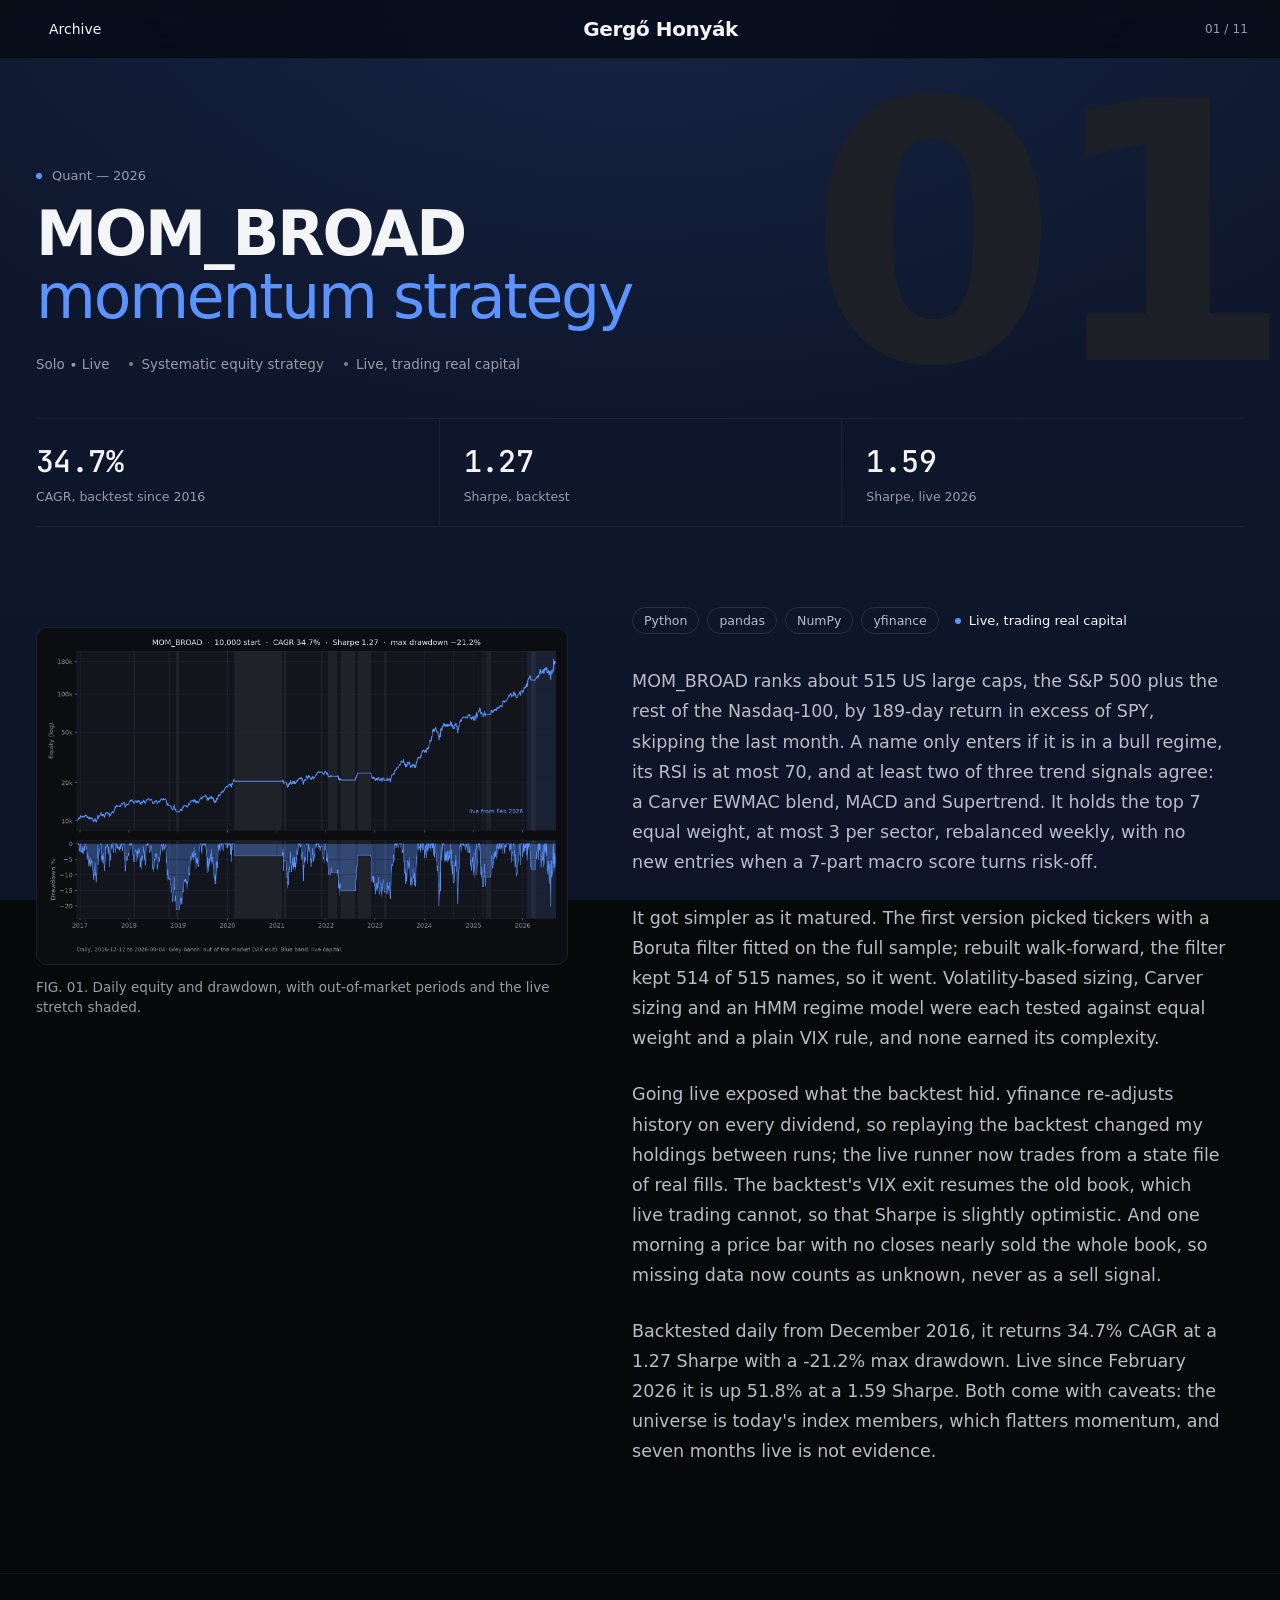
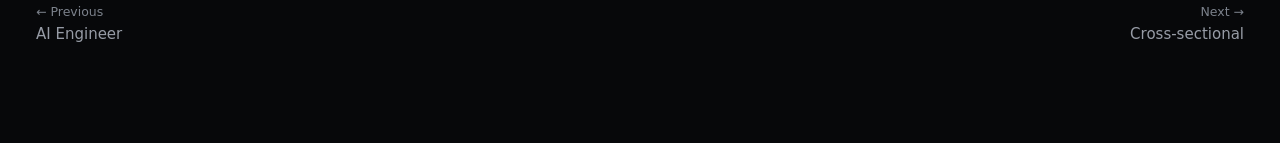
<file: project.html>
<!DOCTYPE html>
<html lang="en">
<head>
<meta charset="UTF-8" />
<title>Project · Gergő Honyák</title>
<meta name="viewport" content="width=device-width, initial-scale=1" />
<meta name="view-transition" content="same-origin" />

<link rel="preconnect" href="https://fonts.googleapis.com" />
<link rel="preconnect" href="https://fonts.gstatic.com" crossorigin />
<link href="https://fonts.googleapis.com/css2?family=Inter:ital,opsz,wght@0,14..32,300;0,14..32,400;0,14..32,500;0,14..32,600;0,14..32,700;1,14..32,400;1,14..32,500;1,14..32,600&family=JetBrains+Mono:wght@400;500&display=swap" rel="stylesheet" />

<link rel="stylesheet" href="assets/css/site.css" />
<link rel="stylesheet" href="assets/css/theme-dark.css" />
</head>
<body>

<nav class="nav">
  <a href="archive.html" class="nav-back">
    <svg viewBox="0 0 22 8" fill="none"><path d="M0 4H21M21 4L17 1M21 4L17 7" stroke="currentColor" stroke-width="1.2"/></svg>
    Archive
  </a>
  <span class="brand">Gergő Honyák</span>
  <span class="eyebrow" id="navEyebrow"></span>
</nav>

<div id="app"><!-- injected --></div>

<script src="assets/js/projects-data.js"></script>
<script>
/* ─── Sentify architecture diagram, native SVG matching the dark tokens ── */
function sentifyDiagram() {
  return `
  <svg viewBox="0 0 900 460" xmlns="http://www.w3.org/2000/svg" style="width:100%;height:auto;font-family:'JetBrains Mono',monospace;">
    <style>
      .box { fill: #16181c; stroke: rgba(255,255,255,0.30); stroke-width: 1.2; }
      .box-accent { fill: #5b93ff; stroke: #5b93ff; }
      .box-data { fill: #10203a; stroke: #5b93ff; stroke-width: 1; }
      .lbl { font-size: 12px; fill: #e6e7ea; }
      .lbl-sub { font-size: 9.5px; fill: #8a8d97; }
      .lbl-accent { font-size: 12px; fill: #0b0c0e; }
      .edge { stroke: rgba(255,255,255,0.28); stroke-width: 1; fill: none; }
      .edge-txt { font-size: 8.5px; fill: #8a8d97; }
    </style>

    <!-- Docker Compose boundary -->
    <rect x="40" y="30" width="520" height="330" rx="8" fill="none" stroke="rgba(255,255,255,0.14)" stroke-width="1.5" stroke-dasharray="4 4"/>
    <text x="56" y="52" class="lbl-sub">DOCKER COMPOSE — PORTAINER HOST</text>

    <rect x="60" y="70" width="130" height="56" rx="6" class="box"/>
    <text x="125" y="94" text-anchor="middle" class="lbl">frontend</text>
    <text x="125" y="110" text-anchor="middle" class="lbl-sub">React/Vite</text>

    <rect x="220" y="70" width="150" height="56" rx="6" class="box"/>
    <text x="295" y="94" text-anchor="middle" class="lbl">backend</text>
    <text x="295" y="110" text-anchor="middle" class="lbl-sub">FastAPI · /predict /feedback</text>

    <rect x="400" y="70" width="140" height="56" rx="6" class="box"/>
    <text x="470" y="94" text-anchor="middle" class="lbl">dashboard</text>
    <text x="470" y="110" text-anchor="middle" class="lbl-sub">Streamlit</text>

    <rect x="220" y="170" width="150" height="56" rx="6" class="box-accent"/>
    <text x="295" y="194" text-anchor="middle" class="lbl-accent">mlflow</text>
    <text x="295" y="210" text-anchor="middle" class="lbl-sub" fill="rgba(11,12,14,0.75)">tracking + registry</text>

    <rect x="60" y="270" width="140" height="56" rx="6" class="box-data"/>
    <text x="130" y="294" text-anchor="middle" class="lbl">postgres</text>
    <text x="130" y="310" text-anchor="middle" class="lbl-sub">analyses / feedback</text>

    <rect x="400" y="270" width="140" height="56" rx="6" class="box-data"/>
    <text x="470" y="294" text-anchor="middle" class="lbl">minio</text>
    <text x="470" y="310" text-anchor="middle" class="lbl-sub">mlflow artifacts</text>

    <!-- Airflow, outside compose -->
    <rect x="640" y="70" width="220" height="70" rx="6" class="box" stroke-dasharray="0"/>
    <text x="750" y="98" text-anchor="middle" class="lbl">Airflow</text>
    <text x="750" y="114" text-anchor="middle" class="lbl-sub">school server</text>
    <text x="750" y="128" text-anchor="middle" class="lbl-sub">emotion_retraining_pipeline</text>

    <!-- GHCR -->
    <rect x="640" y="270" width="220" height="56" rx="6" class="box"/>
    <text x="750" y="294" text-anchor="middle" class="lbl">GHCR images</text>
    <text x="750" y="310" text-anchor="middle" class="lbl-sub">backend / frontend / dashboard</text>

    <!-- edges -->
    <path class="edge" d="M190,98 H220"/>
    <path class="edge" d="M295,126 V170"/>
    <path class="edge" d="M370,98 H400"/>
    <path class="edge" d="M470,126 V270"/>
    <path class="edge" d="M295,226 Q295,250 190,270"/>
    <text x="200" y="255" class="edge-txt">loads champion</text>
    <path class="edge" d="M295,126 Q220,150 130,270" />
    <text x="150" y="200" class="edge-txt">writes predictions</text>

    <path class="edge" d="M640,105 Q560,105 400,98" />
    <text x="500" y="70" class="edge-txt" text-anchor="middle">check_data → prep → finetune → evaluate → register</text>

    <path class="edge" d="M750,140 V270" />
    <text x="758" y="200" class="edge-txt">registers candidate</text>

    <path class="edge" d="M750,270 Q750,180 860,140" stroke-dasharray="3 3"/>
    <text x="800" y="360" class="edge-txt">CI builds &amp; pushes; host re-pulls</text>
    <path class="edge" d="M640,298 H540" stroke-dasharray="3 3"/>
  </svg>`;
}

const params = new URLSearchParams(window.location.search);
const id = params.get('id') || PROJECTS[0].id;
const idx = PROJECTS.findIndex(p => p.id === id);
const p = PROJECTS[idx] || PROJECTS[0];
const realExhibits = (p.exhibits || []).filter(e => !e.placeholder);
const prev = PROJECTS[(idx - 1 + PROJECTS.length) % PROJECTS.length];
const next = PROJECTS[(idx + 1) % PROJECTS.length];

document.title = `${p.title} ${p.em} · Gergő Honyák`;
document.getElementById('navEyebrow').textContent = `${idx + 1 < 10 ? '0' : ''}${idx + 1} / ${PROJECTS.length}`;

function exhibitMarkup(e) {
  if (e.diagram === 'sentify-arch') {
    return `<div class="exhibit-frame diagram">${sentifyDiagram()}</div><div class="exhibit-cap">${e.caption}</div>`;
  }
  if (e.placeholder) {
    return `<div class="exhibit-frame placeholder"><span>Awaiting exhibit — image to be added</span></div><div class="exhibit-cap">${e.caption}</div>`;
  }
  const _src = e.src ? e.src : `assets/images/${p.id}/${e.img}`;
  return `<div class="exhibit-frame"><img src="${_src}" alt="${e.caption}" loading="lazy" /></div><div class="exhibit-cap">${e.caption}</div>`;
}

document.getElementById('app').innerHTML = `
  <div class="d-hero">
    <span class="d-ghost" style="view-transition-name: ghost-${p.id};">${p.n}</span>
    <div class="d-eyebrow"><span class="dot"></span>${CAT_LABEL[p.cat]} — ${p.year}</div>
    <h1 class="d-title" style="view-transition-name: title-${p.id};">${p.title} <em>${p.em}</em></h1>
    <div class="d-meta-row">
      <span>${p.role}</span><span>${p.type}</span><span>${p.status}</span>
    </div>
    <div class="d-stats">
      ${p.stats.map(s => `<div class="d-stat"><div class="num">${s.num}</div><div class="label">${s.label}</div></div>`).join('')}
    </div>
  </div>
  <div class="d-body${realExhibits.length ? '' : ' d-body-solo'}">
    ${realExhibits.length ? `<div class="d-visual">
      <div class="d-exhibits">
        ${realExhibits.map(e => `<div class="exhibit">${exhibitMarkup(e)}</div>`).join('')}
      </div>
    </div>` : ''}
    <div>
      <div class="d-tags-row">
        ${p.tags.map(t => `<span class="stack-tag">${t}</span>`).join('')}
        <span class="status-badge">${p.status}</span>
      </div>
      <div class="d-copy">${p.copy.map(t => `<p>${t}</p>`).join('')}</div>
    </div>
  </div>
  <div class="d-nav">
    <a href="project.html?id=${prev.id}"><small>← Previous</small>${prev.title}</a>
    <a href="project.html?id=${next.id}" class="next"><small>Next →</small>${next.title}</a>
  </div>
`;
</script>

</body>
</html>
</file>
<file: assets/css/site.css>
/* ══════════════════════════════════════════════════════════════
   Gergő Honyák, Portfolio
   Shared stylesheet: home, archive, and project detail pages

   TYPE SYSTEM, one grotesque, plus mono for figures:
     --sans   Schibsted Grotesk · everything. Headings, body, UI, labels.
     --mono   JetBrains Mono    · numbers and code identifiers ONLY,
                                  never eyebrows, nav, hints or captions

   Hierarchy is carried by WEIGHT and SIZE, nothing else. The family is
   loaded upright-only (wght 400..900, no italic file), so never write
   font-style:italic, the browser would synthesise a fake oblique.
   An accent inside a heading is colour or a weight drop, never a slant.

   Weight ladder: 800 hero/masthead · 700 section headings · 600 card
   titles and the brand · 500 leads, labels and inline emphasis · 400 body.
   ══════════════════════════════════════════════════════════════ */

/* Opt in to cross-document view transitions (Chrome/Edge only;
   other browsers just navigate normally, no error). This is the
   real spec mechanism, the <meta name="view-transition"> tag
   some older guides mention isn't a real thing and does nothing. */
@view-transition {
  navigation: auto;
}

:root {
  --paper: #ffffff;
  --paper-2: #f5f5f7;
  --paper-3: #e8e8ed;
  --ink: #1d1d1f;
  --ink-2: #424245;
  --ink-mute: #6e6e73;
  --ink-faint: #86868b;
  --rule: rgba(0, 0, 0, 0.13);
  --rule-soft: rgba(0, 0, 0, 0.06);
  --blue: #3b82f6;
  --blue-soft: rgba(59, 130, 246, 0.12);
  /* legacy aliases: the palette collapsed to one accent long ago */
  --sage: var(--blue);
  --ochre: var(--blue);
  --rust: var(--blue);
  --sans: "Schibsted Grotesk", system-ui, -apple-system, "Segoe UI", sans-serif;
  --mono: "JetBrains Mono", ui-monospace, SFMono-Regular, monospace;
}

* { box-sizing: border-box; margin: 0; padding: 0; }
/* keep anchor targets and keyboard focus clear of the fixed nav
   (WCAG 2.2 "Focus Not Obscured") */
html { scroll-behavior: smooth; scroll-padding-top: 88px; }
html, body {
  background: var(--paper);
  color: var(--ink);
  font-family: var(--sans);
  font-weight: 400;
  -webkit-font-smoothing: antialiased;
  text-rendering: optimizeLegibility;
  overflow-x: hidden;
}
::selection { background: var(--ink); color: var(--paper); }
a { color: inherit; text-decoration: none; }
button { font: inherit; color: inherit; background: none; border: none; cursor: pointer; }
img { max-width: 100%; }

/* keyboard focus, visible everywhere, never removed */
:focus-visible {
  outline: 2px solid var(--blue);
  outline-offset: 3px;
  border-radius: 2px;
}

/* Let the browser fix orphans and lopsided headline breaks, cheaper and
   more reliable than hand-tuned <br>s, and it degrades to nothing. */
h1, h2, h3, .ehero-name, .ehero-roles, .d-title, .masthead h1, .fr-tag { text-wrap: balance; }
p, .a-title, .about-side .v { text-wrap: pretty; }

/* every number that sits in a column lines up */
.tnum, .mono { font-variant-numeric: tabular-nums; }

.skip-link {
  position: absolute; left: 12px; top: -60px; z-index: 200;
  padding: 10px 16px; border-radius: 8px;
  background: var(--ink); color: var(--paper);
  font-size: 14px; font-weight: 500;
  transition: top 0.2s ease;
}
.skip-link:focus { top: 12px; }

.eyebrow { font-size: 12px; letter-spacing: 0.01em; color: var(--ink-mute); font-weight: 500; }
.mono { font-family: var(--mono); }

/* The family ships no italic file, so the UA's default slant on <em> and
   friends would come out as a synthesised oblique. Emphasis here is carried
   by colour or a weight change, see the per-element rules below. */
em, i, cite, dfn, var, address { font-style: normal; }
.line-mask { display: block; overflow: hidden; padding-bottom: 0.16em; margin-bottom: -0.1em; }

/* ─── Nav ─────────────────────────────────── */
.nav {
  position: fixed; top: 0; left: 0; right: 0;
  display: flex; justify-content: space-between; align-items: center;
  gap: 16px;
  padding: 14px 32px;
  font-family: var(--sans);
  font-size: 13px;
  color: var(--ink-mute);
  z-index: 100;
  background: rgba(255, 255, 255, 0.72);
  backdrop-filter: saturate(180%) blur(20px);
  -webkit-backdrop-filter: saturate(180%) blur(20px);
  border-bottom: 1px solid var(--rule-soft);
}
.nav .brand {
  font-weight: 700; font-size: 20px; line-height: 1.2;
  letter-spacing: -0.02em; color: var(--ink);
}
.nav-links {
  display: flex; gap: 2px; padding: 4px;
  border: 1px solid var(--rule); border-radius: 100px;
  background: color-mix(in srgb, var(--ink) 5%, transparent);
}
.nav-links a {
  display: flex; align-items: center;
  font-size: 14px; font-weight: 500;
  letter-spacing: 0; color: var(--ink-mute);
  padding: 8px 18px; border-radius: 100px;
  transition: color 0.3s ease, background 0.3s ease;
}
.nav-links a:hover { color: var(--ink); background: color-mix(in srgb, var(--ink) 9%, transparent); }
.nav-cta {
  display: flex; align-items: center; gap: 8px;
  color: var(--ink); padding: 10px 18px; border: 1px solid var(--rule);
  border-radius: 100px; font-weight: 500; font-size: 13px;
  transition: border-color 0.35s ease, background 0.35s ease, color 0.35s ease;
}
.nav-cta:hover { border-color: var(--ink); color: var(--paper); background: var(--ink); }
/* Back control. It used to be a rightward arrow next to the word "Back",
   which pointed the opposite way to the thing it does. Now it is a chevron in
   a round target that slides left on hover, and the whole control is one
   44px-tall hit area. */
.nav-back {
  display: inline-flex; align-items: center; gap: 10px;
  padding: 6px 14px 6px 6px; border-radius: 100px;
  color: var(--ink); font-weight: 500; font-size: 14px;
  border: 1px solid transparent;
  transition: color 0.3s ease, background 0.3s ease, border-color 0.3s ease;
}
.nav-back .nb-icon {
  display: inline-flex; align-items: center; justify-content: center;
  width: 32px; height: 32px; flex: 0 0 32px;
  border: 1px solid var(--rule); border-radius: 50%;
  transition: transform 0.35s cubic-bezier(.2,.8,.2,1), border-color 0.3s ease, background 0.3s ease;
}
.nav-back .nb-icon svg { width: 17px; height: 17px; display: block; }
.nav-back:hover { color: var(--blue); background: color-mix(in srgb, var(--ink) 6%, transparent); border-color: var(--rule); }
.nav-back:hover .nb-icon { transform: translateX(-3px); border-color: var(--blue); }
/* Only the home bar carries this link; on a wide screen Projects is its own
   pill on the right, so the copy inside the box would be a duplicate. */
.nav-links a.nav-inline-cta { display: none; }

@media (max-width: 720px) {
  .nav { padding: 10px 14px; gap: 10px; }
  .nav-links { gap: 2px; padding: 3px; }
  .nav-links a { padding: 11px 14px; font-size: 13px; }   /* ≥44px tall with the 3px pad */
  .nav-cta { padding: 12px 14px; }
  .nav .brand { font-size: 17px; white-space: nowrap; }
  .nav-back { padding: 5px 12px 5px 5px; font-size: 13.5px; }
  .nav-back .nb-icon { width: 30px; height: 30px; flex-basis: 30px; }

  /* Home bar: the name sits top left on its own line and the four
     destinations share one box underneath, spread across the full width.
     Side by side they do not fit, the name alone is ~110px and the four
     links another ~270px. Scoped to .nav-home so the inner pages, whose bar
     is back / name / eyebrow on one line, are left alone. */
  .nav-home { flex-wrap: wrap; justify-content: flex-start; row-gap: 9px; }
  .nav-home .brand { flex: 1 1 auto; }
  .nav-home .nav-links { order: 2; width: 100%; gap: 0; }
  .nav-home .nav-links a { flex: 1; justify-content: center; padding: 11px 4px; }
  .nav-home .nav-links a.nav-inline-cta { display: flex; }
  .nav-home .nav-cta { display: none; }
}
/* the home bar is two rows tall on a phone, keep anchor targets below it */
@media (max-width: 720px) { html { scroll-padding-top: 104px; } }

/* ─── Hero (legacy static hero, index.html uses the equity hero) ── */
.hero-v3 { min-height: 100vh; padding: 110px 40px 40px; display: flex; flex-direction: column; position: relative; z-index: 5; overflow: hidden; }
.hv3-top { display: flex; justify-content: space-between; align-items: center; font-size: 12px; color: var(--ink-mute); padding-bottom: 24px; border-bottom: 1px solid var(--rule); }
.hv3-eyebrow { display: flex; gap: 18px; align-items: center; }
.hv3-eyebrow .dotmark { width: 8px; height: 8px; border-radius: 50%; background: var(--blue); box-shadow: 0 0 0 4px rgba(59, 130, 246, 0.16); }
.hv3-eyebrow .sep { color: var(--ink-faint); }
.hv3-eyebrow .badge { display: inline-flex; align-items: center; gap: 8px; color: var(--ink); padding: 4px 10px; background: var(--paper-2); border: 1px solid var(--rule); border-radius: 100px; }
.hv3-eyebrow .badge::before { content:''; width:6px; height:6px; border-radius:50%; background: var(--blue); }
.hv3-stage { flex: 1; display: flex; flex-direction: column; justify-content: space-between; padding: 64px 0 0; }
.hv3-name { font-weight: 800; font-size: clamp(58px, 9.5vw, 168px); line-height: 0.96; letter-spacing: -0.035em; color: var(--ink); margin: 0; }
.hv3-name .line { display: block; overflow: hidden; padding-bottom: 0.16em; margin-bottom: -0.1em; }
.hv3-name .line > span { display: inline-block; }
.hv3-name .line.sub { color: var(--ink-2); font-size: 0.5em; letter-spacing: -0.008em; line-height: 1.12; }
.hv3-name .line.sub:first-of-type { margin-top: 10px; }
.hv3-name em { color: var(--blue); }
.hv3-bottom { display: grid; grid-template-columns: 1.4fr auto; gap: 56px; align-items: end; margin-top: 56px; padding-top: 28px; border-top: 1px solid var(--rule); }
.hv3-bio { font-family: var(--sans); font-weight: 400; font-size: 18px; line-height: 1.6; color: var(--ink-2); max-width: 34em; }
.hv3-bio em { color: var(--blue); font-weight: 500; }
.hv3-meta { display: flex; gap: 40px; }
.hv3-meta .m-block .k { display: block; font-size: 12px; color: var(--ink-faint); margin-bottom: 6px; }
.hv3-meta .m-block .v { font-size: 15px; font-weight: 500; color: var(--ink); }

/* ─── Tech stack grid ──────────────────────── */
.tools { padding: 130px 36px 120px; position: relative; z-index: 5; border-top: 1px solid var(--rule); }
.tools-inner { max-width: 1500px; margin: 0 auto; }
.tools-head { display: flex; align-items: end; justify-content: space-between; gap: 60px; margin-bottom: 56px; padding-bottom: 22px; border-bottom: 1px solid var(--rule); }
.tools-head .left { max-width: 560px; }
.tools-head .num { font-family: var(--mono); font-size: 12px; color: var(--ink-mute); margin-bottom: 14px; }
.tools-head .label { font-weight: 600; font-size: 18px; letter-spacing: -0.01em; color: var(--blue); margin-bottom: 18px; }
.tools-head h2 { font-weight: 700; font-size: clamp(31px, 3.6vw, 52px); line-height: 1.04; letter-spacing: -0.028em; margin: 0; overflow: hidden; }
.tools-head h2 em { color: var(--blue); }
.tools-head .right { font-size: 12.5px; color: var(--ink-mute); text-align: right; white-space: nowrap; }

.stack-grid { display: grid; grid-template-columns: repeat(8, 1fr); gap: 10px; }
.stack-card { position: relative; aspect-ratio: 1 / 1; background: var(--paper-2); border: 1px solid var(--rule); border-radius: 12px; padding: 14px 10px 12px; display: flex; flex-direction: column; align-items: center; justify-content: center; gap: 10px; cursor: default; overflow: hidden; transition: background 0.4s ease, border-color 0.4s ease, transform 0.5s cubic-bezier(.7,0,.3,1), box-shadow 0.5s ease; }
.stack-card .icon { width: 28px; height: 28px; display: flex; align-items: center; justify-content: center; position: relative; }
.stack-card .icon img { width: 100%; height: 100%; display: block; filter: brightness(0) saturate(100%); opacity: 0.78; transition: filter 0.4s ease, opacity 0.4s ease; }
.stack-card .name { font-family: var(--mono); font-size: 10.5px; color: var(--ink-2); transition: color 0.4s ease; white-space: nowrap; }
.stack-card .badge { position: absolute; top: 8px; right: 9px; font-size: 10px; color: var(--ink-mute); opacity: 0; transition: opacity 0.4s ease, color 0.4s ease; }
.stack-card:hover { background: var(--paper); border-color: var(--blue); transform: translateY(-4px); box-shadow: 0 18px 40px -22px rgba(31,37,32,0.35), 0 4px 14px -8px rgba(59,130,246,0.2); }
.stack-card:hover .icon img { opacity: 1; filter: brightness(0) saturate(100%) invert(42%) sepia(93%) saturate(1352%) hue-rotate(199deg) brightness(97%) contrast(96%); }
.stack-card:hover .name { color: var(--blue); }
.stack-card:hover .badge { opacity: 1; color: var(--blue); }
.stack-grid:hover .stack-card:not(:hover) { opacity: 0.55; }
@media (max-width: 1100px) { .stack-grid { grid-template-columns: repeat(6, 1fr); } .tools-head { flex-direction: column; align-items: stretch; gap: 22px; } .tools-head .right { text-align: left; } }
@media (max-width: 640px) { .tools { padding: 80px 22px 80px; } .stack-grid { grid-template-columns: repeat(4, 1fr); gap: 8px; } }

/* ─── Section header ──────────────────────── */
.sect-head { padding: 140px 36px 60px; display: grid; grid-template-columns: 1fr 2fr; gap: 48px; align-items: end; position: relative; z-index: 5; }
.sect-head .left .num { font-family: var(--mono); font-size: 12px; color: var(--ink-mute); margin-bottom: 12px; }
.sect-head .left .label { font-size: 19px; font-weight: 600; letter-spacing: -0.01em; color: var(--blue); }
.sect-head h2 { font-weight: 700; font-size: clamp(34px, 4.6vw, 72px); line-height: 1.03; letter-spacing: -0.032em; }
.sect-head h2 em { color: var(--blue); }
.sect-head h2 .ochre { color: var(--blue); }
@media (max-width: 1024px) { .sect-head { grid-template-columns: 1fr; } }

/* ─── Featured Work, paper cards ─────────── */
.work { padding: 0 36px 100px; position: relative; z-index: 5; display: grid; grid-template-columns: 1fr 1fr; gap: 48px; max-width: 1500px; margin: 0 auto; }
.work .pcard:nth-child(odd) { transform: translateY(40px) rotate(-0.6deg); }
.work .pcard:nth-child(even) { transform: translateY(0) rotate(0.5deg); }
.pcard { background: var(--paper); border: 1px solid var(--rule); padding: 28px 28px 32px; position: relative; cursor: pointer; box-shadow: 0 1px 0 rgba(255, 255, 255, 0.6) inset, 0 14px 40px -20px rgba(29, 27, 24, 0.25), 0 2px 8px -4px rgba(29, 27, 24, 0.1); transition: transform 0.55s cubic-bezier(.4,.6,.2,1), box-shadow 0.55s cubic-bezier(.4,.6,.2,1); will-change: transform; display: block; }
.pcard:hover { transform: translateY(-6px) rotate(0deg) !important; box-shadow: 0 1px 0 rgba(255, 255, 255, 0.6) inset, 0 30px 60px -20px rgba(29, 27, 24, 0.35), 0 6px 16px -4px rgba(29, 27, 24, 0.18); }
.pcard.tone-sage { background: linear-gradient(180deg, #eef3fb, #e4edf8); }
.pcard.tone-ochre { background: linear-gradient(180deg, #f5f5f7, #eaeaef); }
.pcard.tone-paper { background: var(--paper); }
.pcard.tone-ink { background: linear-gradient(180deg, #2a2a2c, #1d1d1f); color: var(--paper); border-color: rgba(255,255,255,0.1); }
.pcard.tone-ink .p-num, .pcard.tone-ink .p-meta, .pcard.tone-ink .p-blurb { color: rgba(245, 245, 247, 0.72); }
.pcard.tone-ink .p-tags span { border-color: rgba(255,255,255,0.2); color: rgba(245, 245, 247, 0.82); }
.pcard.tone-ink .pcard-stage { background: rgba(0,0,0,0.25); border-color: rgba(255,255,255,0.08); }
.pcard-top { display: flex; justify-content: space-between; align-items: flex-start; font-size: 12.5px; color: var(--ink-mute); margin-bottom: 18px; }
.pcard-top .p-num { font-family: var(--mono); color: var(--ink); font-weight: 500; }
.pcard-top .p-arrow { display: inline-flex; align-items: center; justify-content: center; width: 32px; height: 32px; border: 1px solid currentColor; border-radius: 50%; font-size: 14px; transition: all 0.4s cubic-bezier(.7,0,.3,1); color: var(--ink-mute); }
.pcard:hover .p-arrow { transform: rotate(-45deg); background: var(--ink); color: var(--paper); border-color: var(--ink); }
.pcard.tone-ink:hover .p-arrow { background: var(--paper); color: var(--ink); }
.pcard-stage { width: 100%; aspect-ratio: 16 / 10; border: 1px solid var(--rule); background: var(--paper-2); border-radius: 2px; position: relative; overflow: hidden; margin-bottom: 22px; display: flex; align-items: center; justify-content: center; }
.pcard-stage svg { width: 100%; height: 100%; display: block; }
.pcard h3 { font-weight: 600; font-size: 29px; line-height: 1.1; letter-spacing: -0.022em; margin-bottom: 10px; color: inherit; }
.pcard h3 em { font-weight: 400; color: var(--ink-mute); }
.pcard.tone-ink h3 em { color: #2997ff; }
.pcard .p-blurb { font-size: 15px; line-height: 1.6; color: var(--ink-mute); margin-bottom: 16px; max-width: 34em; }
.pcard .p-meta { font-size: 12.5px; color: var(--ink-mute); margin-bottom: 14px; }
.pcard .p-tags { display: flex; flex-wrap: wrap; gap: 6px; }
.pcard .p-tags span { font-size: 12px; padding: 5px 11px; border: 1px solid var(--rule); border-radius: 100px; color: var(--ink-mute); }
@media (max-width: 1024px) { .work { grid-template-columns: 1fr; } .work .pcard:nth-child(odd), .work .pcard:nth-child(even) { transform: none; } }

/* ─── Featured-work stat strip ─────────────── */
.work-stats { max-width: 880px; margin: 0 auto; padding: 0 36px 56px; display: grid; grid-template-columns: repeat(3, 1fr); gap: 24px; text-align: center; }
.work-stats .stat .num { font-family: var(--mono); font-weight: 500; font-size: 38px; letter-spacing: -0.02em; color: var(--ink); font-variant-numeric: tabular-nums; }
.work-stats .stat .label { font-size: 12.5px; color: var(--ink-mute); margin-top: 8px; }
@media (max-width: 640px) { .work-stats { grid-template-columns: 1fr; gap: 28px; } }

/* ─── More projects CTA ────────────────────── */
.more-cta-wrap { padding: 0 36px 120px; display: flex; justify-content: center; }
.more-cta { --cta-fg: var(--ink); position: relative; display: grid; grid-template-columns: auto 80px 1fr auto; align-items: center; gap: 28px; width: min(880px, 100%); padding: 38px 44px; background: transparent; border: 1px solid var(--rule); border-radius: 4px; text-decoration: none; color: var(--cta-fg); overflow: hidden; transition: border-color 0.5s ease, background 0.5s ease, color 0.5s ease; }
.more-cta::before { content: ''; position: absolute; inset: 0; background: var(--blue); transform: translateY(101%); transition: transform 0.7s cubic-bezier(.7,0,.2,1); z-index: 0; }
.more-cta > * { position: relative; z-index: 1; }
.more-cta .mc-num { font-family: var(--mono); font-size: 12px; color: var(--ink-mute); transition: color 0.5s ease; }
.more-cta .mc-line { height: 1px; background: currentColor; opacity: 0.3; width: 100%; }
.more-cta .mc-label .mc-word { display: block; font-weight: 600; font-size: 30px; letter-spacing: -0.022em; line-height: 1; }
.more-cta .mc-label .mc-sub { display: block; font-size: 14px; color: var(--ink-mute); margin-top: 6px; transition: color 0.5s ease; }
.more-cta .mc-arrow { width: 36px; height: 12px; color: var(--ink); transition: transform 0.5s cubic-bezier(.7,0,.2,1), color 0.5s ease; }
.more-cta:hover { color: var(--paper); border-color: var(--blue); }
.more-cta:hover::before { transform: translateY(0); }
.more-cta:hover .mc-num { color: rgba(255,255,255,0.75); }
.more-cta:hover .mc-label .mc-sub { color: rgba(255,255,255,0.75); }
.more-cta:hover .mc-arrow { transform: translateX(8px); color: var(--paper); }
@media (max-width: 720px) { .more-cta { grid-template-columns: auto 1fr auto; padding: 26px 22px; gap: 16px; } .more-cta .mc-line { display: none; } .more-cta .mc-label .mc-word { font-size: 26px; } }

/* ─── About ─────────────────────────────────── */
.about { padding: 0 36px 84px; position: relative; z-index: 5; display: grid; grid-template-columns: 0.9fr 1.4fr; gap: 80px; max-width: 1500px; margin: 0 auto; align-items: start; }
.about-photo-col { position: sticky; top: 100px; }
.about-photo { width: 100%; aspect-ratio: 3 / 4; background: radial-gradient(ellipse at 30% 25%, rgba(59, 130, 246, 0.10), transparent 60%), linear-gradient(160deg, #ececed, #dbdbe0); position: relative; border: 1px solid var(--rule); overflow: hidden; transform: rotate(-1.2deg); box-shadow: 0 30px 60px -25px rgba(29, 27, 24, 0.3); }
.about-photo .ph-text { position: absolute; inset: 0; display: flex; flex-direction: column; justify-content: space-between; padding: 18px; font-size: 12px; color: var(--ink-mute); z-index: 2; }
.about-photo .ph-text .center { flex: 1; display: flex; align-items: center; justify-content: center; font-size: 18px; font-weight: 500; color: var(--ink-2); }
.about-text { font-family: var(--sans); font-weight: 400; }
.about-text .lead { font-size: 28px; font-weight: 500; line-height: 1.3; color: var(--ink); letter-spacing: -0.02em; margin-bottom: 36px; max-width: 19em; }
.about-text .lead em { color: var(--blue); }
.about-text p { font-size: 17px; line-height: 1.68; color: var(--ink-2); margin-bottom: 18px; font-family: var(--sans); font-weight: 400; max-width: 34em; }
.about-text p em { color: var(--blue); font-weight: 500; }
.about-text p strong { color: var(--ink); font-weight: 600; }
/* one subhead inside the about column: the live-trading part is a story of its
   own and needs a visible break from the CV paragraphs above it */
.about-text .about-sub { margin: 40px 0 18px; font-size: 15px; font-weight: 600; letter-spacing: -0.005em; color: var(--blue); }
.about-side { margin-top: 48px; border-top: 1px solid var(--rule); padding-top: 28px; display: grid; grid-template-columns: auto 1fr; gap: 16px 32px; }
.about-side .k { font-size: 13px; font-weight: 500; color: var(--ink-faint); padding-top: 2px; }
.about-side .v { font-size: 15px; color: var(--ink); line-height: 1.5; }
.about-side .v em { color: var(--blue); font-weight: 500; }
.about-side .v .about-link { color: var(--blue); text-decoration: underline; text-decoration-thickness: 1px; text-underline-offset: 3px; text-decoration-color: color-mix(in srgb, var(--blue) 45%, transparent); transition: text-decoration-color .2s; }
.about-side .v .about-link:hover { text-decoration-color: var(--blue); }
@media (max-width: 1024px) { .about { grid-template-columns: 1fr; gap: 48px; } .about-photo-col { position: static; max-width: 380px; } }

/* ─── CTA + Footer ──────────────────────────── */
.cta { padding: 112px 36px 100px; position: relative; z-index: 5; display: grid; grid-template-columns: 1fr 1fr; gap: 80px; max-width: 1500px; margin: 0 auto; align-items: center; }
.cta h2 { font-weight: 700; font-size: clamp(40px, 5.5vw, 86px); line-height: 1.0; letter-spacing: -0.038em; }
.cta h2 em { font-weight: 400; }   /* italic was its only distinction; weight replaces it */
.cta h2 .ochre { color: var(--blue); }
.cta-right { display: flex; flex-direction: column; gap: 18px; font-size: 14px; }
.cta-right .eyebrow { margin-bottom: 8px; }
.cta-mail { display: inline-flex; align-self: start; align-items: center; gap: 18px; padding: 20px 22px; border: 1px solid var(--ink); background: var(--paper); border-radius: 4px; font-size: 16px; font-weight: 500; transition: color 0.5s cubic-bezier(.7,0,.3,1); position: relative; overflow: hidden; color: var(--ink); }
.cta-mail::before { content: ''; position: absolute; inset: 0; background: var(--ink); transform: translateY(101%); transition: transform 0.5s cubic-bezier(.7,0,.3,1); z-index: -1; }
.cta-mail:hover { color: var(--paper); }
.cta-mail:hover::before { transform: translateY(0); }
.cta-mail .arrow { display: inline-block; transition: transform 0.4s; }
.cta-mail:hover .arrow { transform: translate(4px, -4px); }
.cta-links { display: grid; grid-template-columns: 1fr 1fr; column-gap: 36px; row-gap: 2px; margin-top: 8px; border-top: 1px solid var(--rule); }
.cta-links a { display: flex; justify-content: space-between; align-items: center; padding: 18px 0; font-size: 14px; font-weight: 500; border-bottom: 1px solid var(--rule); transition: padding 0.4s cubic-bezier(.7,0,.3,1), color 0.3s ease; color: var(--ink); }
.cta-links a:hover { padding-left: 8px; color: var(--blue); }
.cta-links a .arr { color: var(--ink-faint); transition: all 0.4s; }
.cta-links a:hover .arr { color: var(--blue); transform: rotate(-45deg); }
footer { padding: 30px 36px; border-top: 1px solid var(--rule); display: flex; justify-content: space-between; gap: 16px; font-size: 12.5px; color: var(--ink-mute); position: relative; z-index: 5; }
@media (max-width: 1024px) { .cta { grid-template-columns: 1fr; gap: 32px; } }

/* ══════════════════════════════════════════════════════════════
   ARCHIVE PAGE
   ══════════════════════════════════════════════════════════════ */
.masthead { padding: 170px 36px 70px; max-width: 1500px; margin: 0 auto; display: grid; grid-template-columns: 1fr 1fr; gap: 80px; align-items: end; }
.masthead .lead .num { font-family: var(--mono); font-size: 12px; color: var(--ink-mute); margin-bottom: 24px; }
.masthead h1 { font-weight: 800; font-size: clamp(52px, 7.6vw, 118px); letter-spacing: -0.04em; line-height: 0.94; }
.masthead h1 em { color: var(--blue); }
.masthead h1 .line { display: block; overflow: hidden; padding-bottom: 0.16em; margin-bottom: -0.1em; }
.masthead h1 .line > span { display: block; }
.masthead .meta { font-weight: 400; font-size: 19px; color: var(--ink-2); line-height: 1.6; max-width: 34em; }
.masthead .meta .stat-row { margin-top: 32px; display: grid; grid-template-columns: repeat(3, 1fr); gap: 24px; font-family: var(--sans); font-style: normal; font-size: 12.5px; color: var(--ink-mute); }
.masthead .meta .stat-row .n { display: block; font-family: var(--mono); font-weight: 500; font-size: 27px; color: var(--ink); letter-spacing: -0.02em; margin-bottom: 4px; font-variant-numeric: tabular-nums; }
@media (max-width: 1024px) { .masthead { grid-template-columns: 1fr; gap: 32px; padding-top: 140px; } }

.filter-bar-wrap { position: sticky; top: 65px; z-index: 50; background: rgba(255,255,255,0.85); backdrop-filter: blur(14px); border-bottom: 1px solid var(--rule-soft); }
.filter-bar { max-width: 1500px; margin: 0 auto; padding: 16px 36px; display: flex; align-items: center; justify-content: space-between; gap: 20px; flex-wrap: wrap; }
.filter-chips { display: flex; gap: 8px; flex-wrap: wrap; }
.f-chip { font-size: 13px; font-weight: 500; padding: 11px 18px; border: 1px solid var(--rule); border-radius: 9999px; color: var(--ink-mute); display: flex; align-items: center; gap: 8px; transition: all 0.3s ease; }
.f-chip:hover { border-color: var(--ink); color: var(--ink); }
.f-chip.active { background: var(--ink); border-color: var(--ink); color: #fff; }
.f-chip .cnt { font-family: var(--mono); font-size: 11px; opacity: 0.65; }
.filter-count { font-size: 12.5px; color: var(--ink-mute); white-space: nowrap; }
.filter-count b { color: var(--ink); font-weight: 600; }

.grid-wrap { max-width: 1500px; margin: 0 auto; padding: 40px 36px 100px; }
.grid { display: grid; grid-template-columns: repeat(3, 1fr); gap: 20px; }
@media (max-width: 1100px) { .grid { grid-template-columns: repeat(2, 1fr); } }
@media (max-width: 640px) { .grid { grid-template-columns: 1fr; } }
.empty { display: none; text-align: center; padding: 80px 0; font-size: 14px; color: var(--ink-faint); }

.a-card { position: relative; background: var(--paper); border: 1px solid var(--rule-soft); border-radius: 18px; padding: 24px; min-height: 268px; display: flex; flex-direction: column; overflow: hidden; cursor: pointer; transition: transform 0.4s cubic-bezier(.2,.8,.2,1), box-shadow 0.4s ease, border-color 0.4s ease; }
.a-card::before { content: ''; position: absolute; top: 0; left: 0; right: 0; height: 3px; background: var(--blue); transform: scaleX(0); transform-origin: left; transition: transform 0.45s cubic-bezier(.2,.8,.2,1); }
.a-card:hover { transform: translateY(-6px); box-shadow: 0 34px 60px -34px rgba(29,27,24,0.42); border-color: var(--blue); }
.a-card:hover::before { transform: scaleX(1); }
.a-ghost { position: absolute; right: 8px; bottom: -18px; font-weight: 800; letter-spacing: -0.04em; font-size: 104px; color: var(--paper-3); line-height: 1; z-index: 0; transition: color 0.4s ease, transform 0.4s ease; }
.a-card:hover .a-ghost { color: var(--blue-soft); transform: translate(-4px, -4px); }
.a-top { display: flex; justify-content: space-between; align-items: center; position: relative; z-index: 1; }
.a-cat { display: flex; align-items: center; gap: 7px; font-size: 12.5px; font-weight: 500; color: var(--ink-mute); }
.a-cat .dot { width: 6px; height: 6px; border-radius: 50%; background: var(--blue); }
.a-year { font-family: var(--mono); font-size: 12px; color: var(--ink-faint); }
.a-title { font-weight: 600; font-size: 25px; letter-spacing: -0.022em; line-height: 1.18; margin-top: 18px; position: relative; z-index: 1; }
.a-title em { font-weight: 400; color: var(--blue); }
.a-role { font-size: 13px; color: var(--ink-mute); margin-top: 12px; position: relative; z-index: 1; }
.a-type { font-size: 13.5px; color: var(--ink-faint); margin-top: 2px; position: relative; z-index: 1; }
.a-foot { margin-top: auto; padding-top: 20px; display: flex; justify-content: space-between; align-items: flex-end; position: relative; z-index: 1; }
.a-tags { display: flex; flex-wrap: wrap; gap: 6px; }
.a-tags span { font-size: 12px; border: 1px solid var(--rule); border-radius: 9999px; padding: 5px 11px; color: var(--ink-2); }
.a-arrow { width: 34px; height: 34px; border-radius: 50%; border: 1px solid var(--rule); display: flex; align-items: center; justify-content: center; font-size: 15px; flex-shrink: 0; transition: transform 0.35s cubic-bezier(.2,.8,.2,1), background 0.35s ease, color 0.35s ease, border-color 0.35s ease; }
.a-card:hover .a-arrow { transform: rotate(-45deg); background: var(--blue); border-color: var(--blue); color: #fff; }

/* ══════════════════════════════════════════════════════════════
   PROJECT DETAIL PAGE
   ══════════════════════════════════════════════════════════════ */
.d-hero { position: relative; max-width: 1360px; margin: 0 auto; padding: 168px 36px 60px; overflow: hidden; }
.d-ghost { position: absolute; top: 56px; right: 0; font-weight: 800; letter-spacing: -0.04em; font-size: min(34vw, 360px); color: var(--paper-3); line-height: 1; z-index: 0; pointer-events: none; user-select: none; }
.d-eyebrow { position: relative; z-index: 1; display: flex; align-items: center; gap: 10px; font-size: 13px; font-weight: 500; color: var(--ink-mute); margin-bottom: 20px; }
.d-eyebrow .dot { width: 6px; height: 6px; border-radius: 50%; background: var(--blue); }
.d-title { position: relative; z-index: 1; font-weight: 700; font-size: clamp(33px, 4.8vw, 70px); letter-spacing: -0.035em; line-height: 1.02; max-width: 900px; }
.d-title em { font-weight: 400; color: var(--blue); }
.d-meta-row { position: relative; z-index: 1; margin-top: 28px; display: flex; flex-wrap: wrap; gap: 20px; font-size: 13.5px; color: var(--ink-mute); }
.d-meta-row span { display: flex; align-items: center; gap: 8px; }
.d-meta-row span::before { content: ''; width: 4px; height: 4px; border-radius: 50%; background: var(--ink-faint); }
.d-meta-row span:first-child::before { display: none; }
.d-stats { position: relative; z-index: 1; margin-top: 46px; border-top: 1px solid var(--rule-soft); border-bottom: 1px solid var(--rule-soft); display: grid; grid-template-columns: repeat(3, 1fr); }
.d-stat { padding: 22px 24px 22px 0; }
.d-stat + .d-stat { border-left: 1px solid var(--rule-soft); padding-left: 24px; }
.d-stat .num { font-family: var(--mono); font-weight: 500; font-size: 30px; letter-spacing: -0.02em; color: var(--ink); font-variant-numeric: tabular-nums; }
.d-stat .label { font-size: 12.5px; color: var(--ink-mute); margin-top: 8px; }
.d-stat .num.up { color: var(--blue); }
.d-body { max-width: 1360px; margin: 0 auto; padding: 20px 36px 40px; display: grid; grid-template-columns: 1fr 1.15fr; gap: 64px; }
.d-body-solo { grid-template-columns: 1fr; max-width: 820px; }
/* One column below 900px, and the exhibit rail has to stop being sticky with
   it: pinned inside a single column it rides down over the copy it belongs to.
   It also drops below the write-up, on a narrow screen you want the words
   first and the evidence after them. */
@media (max-width: 900px) {
  .d-body { display: flex; flex-direction: column; gap: 40px; }
  .d-visual { position: static; top: auto; order: 2; }
  .d-stats { grid-template-columns: 1fr; }
  .d-stat + .d-stat { border-left: none; border-top: 1px solid var(--rule-soft); padding-left: 0; }
}
/* Phone: the three stats read as a compact label/figure list. Stacked as full
   blocks they cost a screen and a half of scrolling before the first word. */
@media (max-width: 600px) {
  /* the badge is set off from the tags by a margin when they share a line;
     once it wraps onto its own line that margin is just a stray indent */
  .d-tags-row .status-badge { margin-left: 0; }
  .d-stat { display: flex; align-items: baseline; justify-content: space-between; gap: 18px; padding: 15px 0; }
  .d-stat .num { order: 2; font-size: 23px; text-align: right; }
  .d-stat .label { order: 1; margin-top: 0; font-size: 13.5px; }
}
.d-visual { position: sticky; top: 120px; align-self: start; }
.d-tags-row { display: flex; flex-wrap: wrap; align-items: center; gap: 8px; margin-bottom: 32px; font-size: 13px; color: var(--ink-mute); }
.d-tags-row .stack-tag { display: inline-block; border: 1px solid var(--rule); border-radius: 9999px; padding: 5px 11px; color: var(--ink-2); font-size: 12.5px; }
.d-tags-row .status-badge { display: inline-flex; align-items: center; gap: 8px; margin-left: 8px; color: var(--ink); font-weight: 500; }
.d-tags-row .status-badge::before { content: ''; width: 6px; height: 6px; border-radius: 50%; background: var(--blue); }
.d-copy p { font-family: var(--sans); font-weight: 400; font-size: 17.5px; line-height: 1.72; color: var(--ink-2); margin-bottom: 26px; max-width: 34em; }

/* ── the hand-off to the repo ──────────────────────────────────
   Only rendered for the projects that actually have a folder in the GitHub
   portfolio repo (see REPO_FOLDER in projects-data.js). It sits after the copy
   rather than up in the meta row: it is where you go once this page has told
   you what the project is, not a competing entry point. */
.d-repo { display: flex; align-items: center; gap: 16px; max-width: 34em; padding: 16px 18px; border: 1px solid var(--rule); border-radius: 12px; background: var(--paper-2); text-decoration: none; transition: border-color 0.3s ease, background 0.3s ease; }
.d-repo:hover { border-color: var(--blue); background: var(--paper); }
.d-repo-mark { flex: none; width: 22px; height: 22px; color: var(--ink-2); }
.d-repo-mark svg { width: 100%; height: 100%; display: block; }
.d-repo-txt { display: flex; flex-direction: column; gap: 3px; min-width: 0; }
.d-repo-txt b { font-size: 15px; font-weight: 600; color: var(--ink); }
.d-repo-txt small { font-size: 13px; line-height: 1.45; color: var(--ink-mute); }
.d-repo-arr { flex: none; margin-left: auto; color: var(--blue); font-size: 15px; transition: transform 0.35s cubic-bezier(0.2, 0.7, 0.2, 1); }
.d-repo:hover .d-repo-arr { transform: translate(3px, -3px); }
.d-exhibits { margin-top: 20px; }
.exhibit { margin-bottom: 44px; }
.exhibit-frame { border-radius: 12px; border: 1px solid var(--rule-soft); overflow: hidden; background: var(--paper-2); }
.exhibit-frame img { width: 100%; height: auto; display: block; }
.exhibit-frame.placeholder { aspect-ratio: 16/9; border: 1px dashed var(--rule); display: flex; align-items: center; justify-content: center; background: repeating-linear-gradient(135deg, var(--paper-2), var(--paper-2) 10px, var(--paper) 10px, var(--paper) 20px); }
.exhibit-frame.placeholder span { font-size: 13px; color: var(--ink-faint); }
.exhibit-frame.diagram { padding: 24px; }
.exhibit-cap { margin-top: 12px; font-size: 13.5px; line-height: 1.5; color: var(--ink-mute); }
.exhibit-cap b { color: var(--ink); font-weight: 600; }
.d-nav { border-top: 1px solid var(--rule-soft); max-width: 1360px; margin: 40px auto 0; padding: 30px 36px 100px; display: flex; justify-content: space-between; gap: 24px; font-size: 15px; }
.d-nav a { display: flex; flex-direction: column; gap: 6px; color: var(--ink-mute); font-weight: 500; transition: color 0.3s ease; }
.d-nav a:hover { color: var(--blue); }
.d-nav a small { color: var(--ink-faint); font-size: 12.5px; font-weight: 400; }
.d-nav a.next { text-align: right; align-items: flex-end; }

/* ══════════════════════════════════════════════════════════════
   GLOBAL SMALL-SCREEN PADDING + FOOTER STACK
   ══════════════════════════════════════════════════════════════ */
@media (max-width: 600px) {
  footer { flex-direction: column; gap: 8px; padding: 24px 22px; text-align: center; justify-content: center; }
  .sect-head { padding: 90px 22px 40px; }
  .work { padding: 0 22px 70px; }
  .work-stats { padding: 0 22px 44px; }
  .more-cta-wrap { padding: 0 22px 80px; }
  .about { padding: 0 22px 80px; }
  .cta { padding: 90px 22px 70px; }
  .masthead { padding: 120px 22px 50px; }
  .filter-bar { padding: 16px 22px; }
  .grid-wrap { padding: 36px 22px 80px; }
  .d-hero { padding: 120px 22px 40px; }
  .d-body { padding: 20px 22px 40px; }
  .d-nav { padding: 28px 22px 80px; }
}
</file>
<file: assets/css/theme-dark.css>
/* ══════════════════════════════════════════════════════════════
   DARK EDITION, override layer, loaded AFTER site.css + hero.css.
   Redefines the design tokens (so ~90% of the site flips for free)
   plus the handful of hardcoded-colour spots, and adds the skill
   spiral that replaces the flat stack grid.

   Greys are picked so every one of them clears 4.5:1 on --paper:
   --ink-2 10:1 · --ink-mute 7:1 · --ink-faint 4.7:1.
   ══════════════════════════════════════════════════════════════ */

:root{
  --paper:#07080a; --paper-2:#111318; --paper-3:#1c1f26;
  --ink:#f4f5f7; --ink-2:#b9bdc7; --ink-mute:#979ca6; --ink-faint:#7c828c;
  --rule:rgba(255,255,255,.11); --rule-soft:rgba(255,255,255,.055);
  --blue:#5b93ff;
  --blue-soft:rgba(91,147,255,.14);
  --sage:var(--blue); --ochre:var(--blue); --rust:var(--blue);
}

/* animatable per-skill focus colour for the spiral (registered so it can transition/wash) */
@property --focus{ syntax:'<color>'; inherits:true; initial-value:#5b93ff; }

::selection{ background:var(--blue); color:#07080a; }

/* site.css sets overflow-x:hidden on html/body, which disables position:sticky.
   overflow-x:clip prevents horizontal scroll WITHOUT creating a scroll
   container, so the sticky spiral stage works. Scoped to the dark pages. */
html, body{ overflow-x:clip; }

/* Lenis smooth-scroll runtime styles */
html.lenis, html.lenis body{ height:auto; }
.lenis.lenis-smooth{ scroll-behavior:auto !important; }
.lenis.lenis-smooth [data-lenis-prevent]{ overscroll-behavior:contain; }
.lenis.lenis-stopped{ overflow:hidden; }

/* glass bars → dark */
.nav{ background:rgba(7,8,10,.72); }

/* ── Navy ────────────────────────────────────────────────────
   The page is lifted from near-black to a deep navy by a blue layer painted
   BEHIND the content, as the background of every opaque page surface. An
   overlay on top would tint the photographs and the project screenshots too.
   background-attachment:fixed pins the light to the viewport, so it stays put
   while content scrolls past and the surfaces join up with no seams, and they
   stay opaque, which the hero's pull-up transition depends on. */
:root{
  --navy:
    radial-gradient(90% 70% at 50% 0%, rgba(55,90,170,.16), transparent 70%),
    linear-gradient(180deg, rgba(22,38,78,.55), rgba(18,30,62,.55));
}
body, .ehero, .ehero-after{
  background:var(--navy), var(--paper);
  background-attachment:fixed;
}
/* The archive and the project pages are for reading, not for the cinematic
   dark of the home page, so they sit on a lifted graphite with brighter type.
   Same hues and the same single blue, just raised a step. */
html.lift{
  --paper:#1a1d24; --paper-2:#23272f; --paper-3:#30353f;
  --ink-2:#dadde4; --ink-mute:#bec2cb; --ink-faint:#a6abb5;
  --rule:rgba(255,255,255,.17); --rule-soft:rgba(255,255,255,.10);
}
html.lift .nav{ background:rgba(26,29,36,.82); }
.filter-bar-wrap{ background:rgba(7,8,10,.85); }

/* stack icons (if any page still uses the flat grid) → white marks */
.stack-card .icon img{ filter:brightness(0) saturate(100%) invert(1); }
.stack-card:hover .icon img{ filter:brightness(0) saturate(100%) invert(55%) sepia(60%) saturate(2200%) hue-rotate(199deg) brightness(103%) contrast(97%); }

/* ── project cards: modern elevated dark panels ── */
.work .pcard:nth-child(odd),
.work .pcard:nth-child(even){ transform:none; }   /* drop the editorial tilt on dark */

.pcard,
.pcard.tone-sage, .pcard.tone-ochre, .pcard.tone-paper, .pcard.tone-ink{
  background:linear-gradient(165deg,#191c23 0%,#12141a 58%,#0d0f14 100%);
  color:var(--ink);
  border:1px solid rgba(255,255,255,.09);
  border-radius:18px;
  box-shadow:inset 0 1px 0 rgba(255,255,255,.07), 0 30px 60px -34px rgba(0,0,0,.9);
}
/* accent hairline that draws in on hover */
.pcard::before{
  content:''; position:absolute; top:0; left:24px; right:24px; height:1.5px;
  background:linear-gradient(90deg, transparent, var(--blue), transparent);
  transform:scaleX(0); transform-origin:center;
  transition:transform .55s cubic-bezier(.7,0,.2,1); z-index:2;
}
.pcard:hover{
  transform:translateY(-6px) !important;
  border-color:rgba(91,147,255,.45);
  box-shadow:inset 0 1px 0 rgba(255,255,255,.09), 0 42px 80px -30px rgba(0,0,0,.95), 0 22px 60px -30px rgba(91,147,255,.35);
}
.pcard:hover::before{ transform:scaleX(1); }

/* the viz "screen": framed recessed panel with a faint blue floor-glow */
.pcard-stage, .pcard.tone-ink .pcard-stage{
  background:radial-gradient(120% 85% at 50% 118%, rgba(91,147,255,.18), transparent 60%), linear-gradient(180deg,#0c0e13,#08090d);
  border:1px solid rgba(255,255,255,.07);
  border-radius:12px;
  box-shadow:inset 0 1px 0 rgba(255,255,255,.04);
}

.pcard.tone-ink .p-num, .pcard.tone-ink .p-meta, .pcard.tone-ink .p-blurb{ color:var(--ink-mute); }
.pcard.tone-ink .p-tags span{ border-color:var(--rule); color:var(--ink-2); }
.pcard.tone-ink h3 em{ color:var(--blue); }
.pcard .p-arrow{ border-color:var(--rule); color:var(--ink-mute); }
.pcard:hover .p-arrow{ background:var(--blue); border-color:var(--blue); color:#07080a; transform:rotate(-45deg); }

/* archive filter chip (active used #fff on --ink; --ink is light now) */
.f-chip.active{ background:var(--blue); border-color:var(--blue); color:#07080a; }

/* more-projects CTA fills blue on hover → keep text white */
.more-cta:hover{ color:#fff; }
.more-cta:hover .mc-arrow{ color:#fff; }

/* fallback behind the (opaque) About photo */
.about-photo{ background:radial-gradient(ellipse at 30% 25%, rgba(91,147,255,.14), transparent 60%), linear-gradient(160deg,#1a1c20,#0e1013); }

/* project-detail exhibit frames */
.exhibit-frame{ background:var(--paper-2); }

/* hero end-panel: keep the buzzword chips off; show the backtest/live table */
.ehero-path{ display:none; }

/* per-letter heading reveal (scroll-triggered stagger) */
.reveal-chars .rch{ display:inline-block; overflow:hidden; vertical-align:top; padding-bottom:.2em; margin-bottom:-.2em; }
.reveal-chars .rch-i{ display:inline-block; will-change:transform; }
.reveal-chars .rword{ display:inline-block; white-space:nowrap; vertical-align:top; }

/* ══ FEATURED WORK, laying coverflow, scroll-scrubbed ══ */
.feat{ position:relative; height:340vh; background:var(--navy), var(--paper); background-attachment:fixed; }
.feat-stage{ position:sticky; top:0; height:100vh; overflow:hidden; perspective:1700px; --focus:#6d92bd; transition:--focus .7s ease; }
.feat-wash{ position:absolute; inset:0; pointer-events:none;
  background:radial-gradient(ellipse 80% 60% at 50% 44%, color-mix(in srgb, var(--focus) 13%, transparent), transparent 62%); }

.feat-head{ position:absolute; top:clamp(84px,12vh,120px); left:0; right:0; text-align:center; z-index:6; pointer-events:none; }
.feat-head .label{ font-size:13px; font-weight:500; color:var(--ink-mute); margin-bottom:12px; }
.feat-head h2{ font-weight:700; font-size:clamp(26px,3.6vw,46px); line-height:1.03; letter-spacing:-.032em; margin:0; }
.feat-head h2 em{ color:var(--focus); transition:color .7s ease; }

.feat-track{ position:absolute; left:50%; top:53%; transform-style:preserve-3d; z-index:4; }
.fcard{ position:absolute; left:0; top:0; display:block; --cw:clamp(320px,34vw,560px);
  width:var(--cw); aspect-ratio:3/2; margin-left:calc(var(--cw) / -2); margin-top:calc(var(--cw) / 3 * -1);
  border-radius:16px; overflow:hidden; border:1px solid rgba(255,255,255,.10);
  /* no will-change: with it Chrome rasters each card once at its starting
     scale and then stretches that bitmap as the deck moves, which is what
     made the screenshots on the cards look soft */
  box-shadow:0 40px 90px -40px rgba(0,0,0,.9); transform-style:preserve-3d;
  text-decoration:none; color:inherit; }
.fcard .fface{ position:absolute; inset:0; }
.fcard .f-ghost{ position:absolute; top:-.1em; right:.04em; font-weight:800; letter-spacing:-.04em;
  font-size:clamp(88px,9vw,138px); line-height:1; color:color-mix(in srgb, var(--a) 40%, transparent); opacity:.5; pointer-events:none; }
.fcard .fmeta{ position:absolute; left:24px; right:24px; bottom:22px; z-index:2; }
.fcard .fmeta .ft{ font-weight:600; font-size:clamp(22px,1.95vw,29px); line-height:1.1; letter-spacing:-.022em; color:#fff; }
.fcard .fmeta .ft em{ font-weight:400; color:rgba(255,255,255,.6); }
.fcard .f-keys{ display:flex; flex-wrap:wrap; gap:7px; margin-top:14px; }
.fcard .f-keys span{ font-size:12px; color:var(--ink-2);
  border:1px solid var(--rule); border-radius:100px; padding:5px 11px; background:rgba(255,255,255,.03); }
.fcard .f-tech{ margin-top:10px; font-family:var(--mono); font-size:11px; letter-spacing:.02em; color:var(--ink-faint); }
.fcard.focused{ border-color:rgba(255,255,255,.2); }
/* image cards: the screenshot sits a touch quieter so the deck reads as one
   set, then comes up to full colour on the card in front */
.fcard .fface.has-cover{ background:#0d0f13; }
.fcard .f-cover{ position:absolute; inset:0; width:100%; height:100%; object-fit:cover; object-position:50% 20%;
  filter:saturate(.88) brightness(.88); transition:filter .6s ease; }
.fcard .f-shade{ position:absolute; inset:0; pointer-events:none;
  background:linear-gradient(180deg, rgba(7,8,10,0) 0%, rgba(7,8,10,.06) 40%, rgba(7,8,10,.62) 68%, rgba(7,8,10,.86) 100%); }
.fcard .fface.has-cover .fmeta{ text-shadow:0 1px 14px rgba(0,0,0,.55); }
.fcard.focused .f-cover{ filter:none; }

.fcard.more .more-face{ position:absolute; inset:0; display:flex; align-items:center; justify-content:center;
  background:radial-gradient(120% 120% at 50% 28%, color-mix(in srgb, var(--a) 32%, transparent), transparent 60%), linear-gradient(160deg,#12161e,#08090d);
  border:1px dashed rgba(255,255,255,.16); border-radius:16px; }
.fcard.more .more-inner{ text-align:center; }
.fcard.more .more-k{ display:block; font-size:13px; font-weight:500; color:var(--ink-mute); margin-bottom:14px; }
.fcard.more .more-t{ display:block; font-weight:600; font-size:32px; letter-spacing:-.024em; color:var(--ink); }
.fcard.more .more-s{ display:block; margin-top:12px; font-size:13px; color:var(--ink-mute); }

.feat-readout{ position:absolute; left:0; right:0; bottom:clamp(70px,11vh,110px); text-align:center; z-index:6; pointer-events:none; }
.feat-readout .fr-tag{ font-size:clamp(15px,1.5vw,18px); color:var(--ink-2); transition:opacity .3s ease; }
.feat-readout .fr-cta{ margin-top:15px; position:relative; display:inline-flex; align-items:center; gap:9px; pointer-events:auto; text-decoration:none;
  font-family:var(--sans); font-weight:500; font-size:15px; color:var(--ink-2);
  padding:6px 2px 8px; transition:color .3s ease; }
.feat-readout .fr-cta .arw{ color:var(--focus); font-style:normal; transition:transform .35s cubic-bezier(.2,.7,.2,1), color .6s ease; }
.feat-readout .fr-cta::after{ content:''; position:absolute; left:0; right:0; bottom:0; height:1px; background:var(--focus);
  transform:scaleX(0); transform-origin:left; transition:transform .45s cubic-bezier(.2,.7,.2,1), background .6s ease; }
.feat-readout .fr-cta:hover{ color:#fff; }
.feat-readout .fr-cta:hover .arw{ transform:translateX(6px); }
.feat-readout .fr-cta:hover::after{ transform:scaleX(1); }

.feat-hint{ position:absolute; left:0; right:0; bottom:28px; text-align:center; z-index:6; pointer-events:none;
  font-size:12.5px; color:var(--ink-faint); }
/* ── FLAT MODE: native horizontal swipe carousel instead of the scroll-scrubbed
      coverflow. Phones get it for the touch affordance; reduced-motion users
      get it because a 340vh pinned scrub is exactly what they opted out of. ── */
@media (max-width:820px), (prefers-reduced-motion: reduce){
  .feat{ height:auto; }
  .feat-stage{ position:relative; top:auto; height:auto; overflow:visible; perspective:none; padding:104px 0 76px; opacity:1 !important; }
  .feat-wash{ display:none; }
  .feat-head{ position:relative; top:auto; left:auto; right:auto; margin:0 22px 22px; }
  .feat-track{ position:relative; left:auto; top:auto; transform:none; transform-style:flat;
    display:flex; gap:16px; overflow-x:auto; scroll-snap-type:x mandatory;
    -webkit-overflow-scrolling:touch; padding:8px 16px 16px; scrollbar-width:none; }
  .feat-track::-webkit-scrollbar{ display:none; }
  /* the subtitle is an inline <em> on a wide card, where it sits on the same
     line as the name; at 82vw it wraps mid-phrase, so give it its own line */
  .fcard .fmeta .ft em{ display:block; }
  /* featured.js drives transform / opacity / filter here from the track's own
     scroll position, so, unlike before, they must not be locked down. The
     scroll-scrubbed coverflow never runs in this mode, so nothing else writes
     to them. transform-origin sits low so a card shrinks towards the deck
     rather than towards its own middle. */
  .fcard{ position:relative; left:auto; top:auto; margin:0; width:82vw; --cw:82vw;
    flex:0 0 82vw; scroll-snap-align:center;
    transform-origin:50% 78%; will-change:transform, opacity;
    box-shadow:0 30px 70px -40px rgba(0,0,0,.9) !important; }
  .feat-readout{ position:relative; left:auto; right:auto; bottom:auto; margin:20px 22px 0; }
  /* reserve two lines so the readout height is constant per card, stops the section below from jumping */
  .feat-readout .fr-tag{ min-height:2.8em; line-height:1.4; display:flex; align-items:center; justify-content:center; }
  /* prev / next arrow + dot controls (mobile only) */
  .feat-nav{ display:flex; align-items:center; justify-content:center; gap:16px; margin:16px 22px 0; }
  .feat-nav button{ width:44px; height:44px; border-radius:50%; border:1px solid var(--rule);
    background:rgba(255,255,255,.04); display:flex; align-items:center; justify-content:center;
    color:var(--ink-2); transition:border-color .3s ease, color .3s ease, background .3s ease, opacity .3s ease; }
  .feat-nav button:active{ background:rgba(255,255,255,.09); color:var(--ink); }
  .feat-nav button:disabled{ opacity:.28; }
  .feat-nav button svg{ width:17px; height:17px; }
  .fn-dots{ display:flex; align-items:center; gap:7px; }
  .fn-dots i{ width:10px; height:10px; border-radius:50%; background:var(--ink-faint); opacity:.45;
    transition:opacity .3s ease, background .3s ease, transform .3s ease; cursor:pointer; }
  .fn-dots i.on{ opacity:1; background:var(--focus,#5b93ff); transform:scale(1.25); }
  .feat-hint{ display:none; }
}

/* ══════════════════════════════════════════════════════════════
   SKILL SPIRAL  (the "working vocabulary" section)
   Fixed stage, shown by spiral.js only while #vocab owns the viewport;
   .vocab-after wipes up over it on exit (same trick as the hero).
   ══════════════════════════════════════════════════════════════ */
.vocab{ position:relative; height:250vh; background:var(--navy), var(--paper); background-attachment:fixed; }
.vocab-after{ position:relative; z-index:2; background:var(--navy), var(--paper); background-attachment:fixed; }
.vocab-stage{
  position:sticky; top:0; height:100vh; overflow:hidden;
  --focus:#5b93ff; transition:--focus .7s ease;
  /* layered field: main bloom centred behind the tiles (50% 50%), a faint
     off-centre highlight to break the symmetry, then an edge vignette for depth,
     over the paper base. Reads as light spilling off the stack, not a sticker. */
  background:
    radial-gradient(115% 95% at 50% 50%, color-mix(in srgb, var(--focus) 17%, transparent), transparent 62%),
    radial-gradient(60% 52% at 64% 46%, color-mix(in srgb, var(--focus) 8%, transparent), transparent 66%),
    radial-gradient(140% 135% at 50% 50%, transparent 48%, rgba(0,0,0,.55)),
    var(--navy), var(--paper);
  background-attachment:scroll, scroll, scroll, fixed, fixed, fixed;
}
.vstage{ position:absolute; inset:0; perspective:1150px; }
.vhelix{ position:absolute; left:50%; top:50%; transform-style:preserve-3d; }

.vtile{
  position:absolute; left:-150px; top:-180px; width:300px; height:360px;
  background:var(--paper-2); border:2px solid var(--rule); border-radius:32px;
  display:flex; flex-direction:column; align-items:center; justify-content:center; gap:30px;
  box-shadow:0 44px 90px -50px rgba(0,0,0,.85); backface-visibility:hidden;
}
.vtile .ic{ width:120px; height:120px; display:flex; align-items:center; justify-content:center; }
.vtile .ic img{ width:100%; height:100%; display:block; }
/* tool names stay in the mono face, they're code identifiers, not labels */
.vtile .nm{ font-family:var(--mono); font-size:22px; letter-spacing:.02em; color:var(--ink-2); white-space:nowrap; }
.vtile.focus{ border-color:color-mix(in srgb, var(--focus) 42%, var(--rule));
  /* no hard ring, a graduated halo instead: a faint edge kiss, a tight bloom,
     then two progressively softer/wider washes, plus a dark grounding shadow. */
  box-shadow:
    0 0 1px color-mix(in srgb, var(--focus) 38%, transparent),
    0 0 20px -4px color-mix(in srgb, var(--focus) 32%, transparent),
    0 16px 55px -20px color-mix(in srgb, var(--focus) 28%, transparent),
    0 46px 120px -40px color-mix(in srgb, var(--focus) 24%, transparent),
    0 30px 80px -48px rgba(0,0,0,.9); }
.vtile.focus .nm{ color:var(--focus); }

.vocab-head{ position:absolute; top:clamp(96px,13vh,150px); left:clamp(24px,5vw,72px); max-width:min(460px,78vw); z-index:5; pointer-events:none; }
.vocab-head .label{ font-size:13px; font-weight:500; color:var(--ink-mute); margin-bottom:16px; }
.vocab-head h2{ font-weight:700; font-size:clamp(28px,3.8vw,48px); line-height:1.03; letter-spacing:-.032em; margin:0; }
.vocab-head h2 em{ color:var(--blue); }
.vocab-head p{ margin-top:16px; font-size:clamp(14.5px,1.15vw,17px); line-height:1.58; color:var(--ink-2); max-width:26em; }

.vocab-readout{ position:absolute; left:clamp(24px,5vw,72px); bottom:clamp(40px,8vh,90px); z-index:5; pointer-events:none; }
.vocab-readout .lbl{ font-size:12.5px; color:var(--ink-faint); margin-bottom:8px; }
.vocab-readout .val{ font-weight:700; font-size:clamp(28px,3.6vw,50px); letter-spacing:-.03em; color:var(--focus); transition:opacity .25s ease; line-height:1; }

.vocab-hint{ position:absolute; right:clamp(24px,5vw,72px); bottom:clamp(40px,8vh,90px); z-index:5; pointer-events:none; font-size:12.5px; color:var(--ink-faint); }

@media (max-width:820px){
  .vtile{ width:236px; height:292px; left:-118px; top:-146px; }
  .vocab{ height:235vh; }
  /* spiral.js halves the helix radius here; a tighter perspective keeps the
     depth from flattening out now that the tiles travel less in z */
  .vstage{ perspective:900px; }
  .vocab-head{ top:clamp(84px,12vh,120px); left:22px; right:22px; max-width:none; }
  .vocab-readout{ left:22px; bottom:clamp(28px,5vh,56px); }
  .vocab-hint{ right:22px; bottom:clamp(28px,5vh,56px); }
}
@media (prefers-reduced-motion: reduce){ .vocab{ height:100vh; } }
</file>
